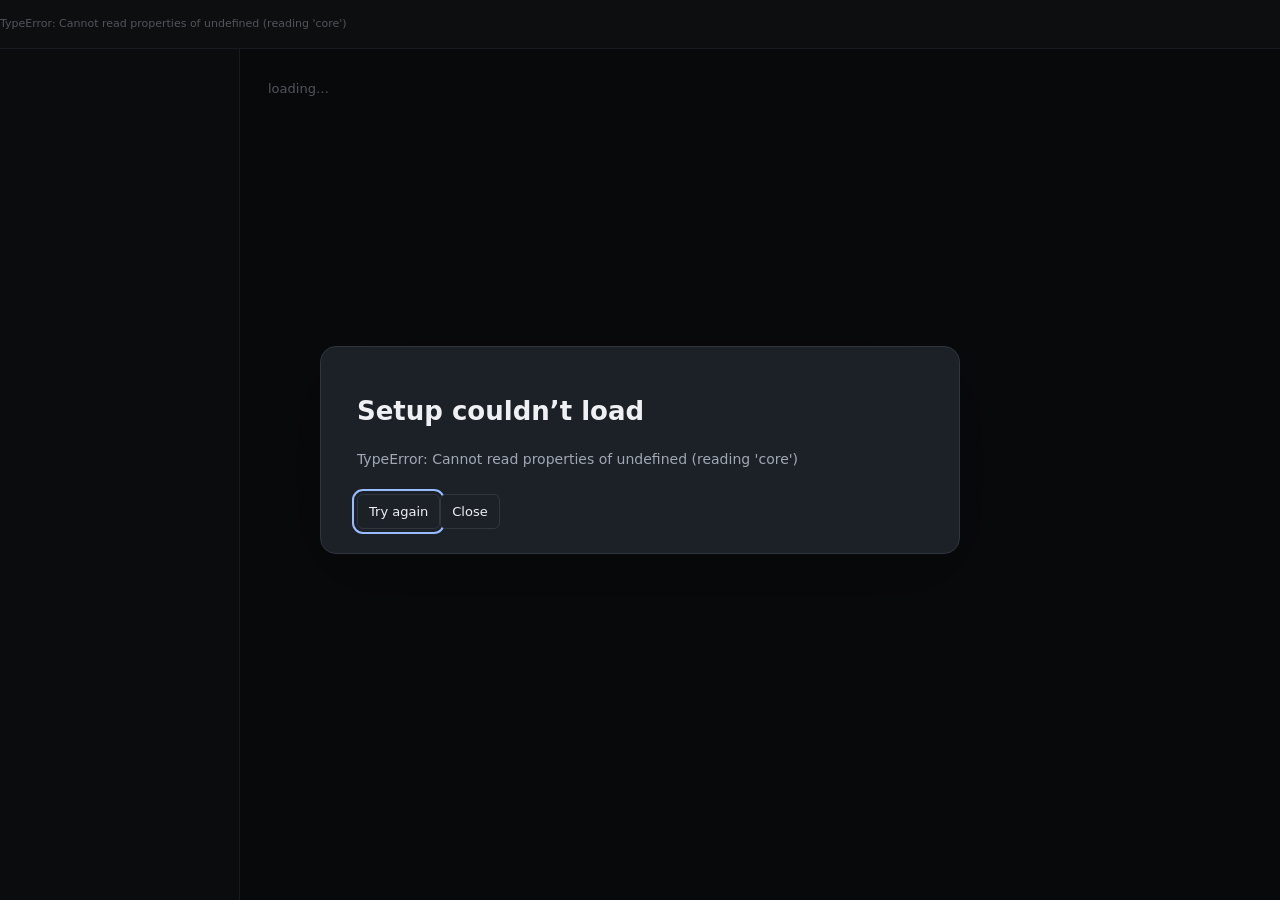
<file: tray/ui/index.html>
<!doctype html>
<html lang="en">
<head>
<meta charset="utf-8">
<title>autoTrim</title>
<meta name="viewport" content="width=device-width, initial-scale=1">
<meta name="color-scheme" content="dark">
<!-- Match the native window while the full stylesheet loads. -->
<style>html, body { background: #111317; color: #eef0f4; }</style>
<link rel="stylesheet" href="./styles.css">
<link rel="stylesheet" href="./onboarding-sites.css">
<link rel="stylesheet" href="./onboarding-cards.css">
</head>
<body>
<header id="head"><span class="muted">loading…</span></header>
<div class="body">
  <nav id="side" aria-label="autoTrim navigation"></nav>
  <main id="main"><span class="muted">loading…</span></main>
</div>
<div class="toast" id="toast" role="status"></div>
<dialog id="action-review" aria-labelledby="review-title" aria-describedby="review-description"></dialog>
<dialog id="onboarding" aria-labelledby="setup-title" aria-describedby="setup-description"></dialog>
<dialog id="domain-editor" aria-labelledby="domain-editor-title" aria-describedby="domain-editor-description"></dialog>
<dialog id="tab-preview" aria-labelledby="tab-preview-title" aria-describedby="tab-preview-description"></dialog>
<script type="module" src="./main.js"></script>
</body>
</html>
</file>
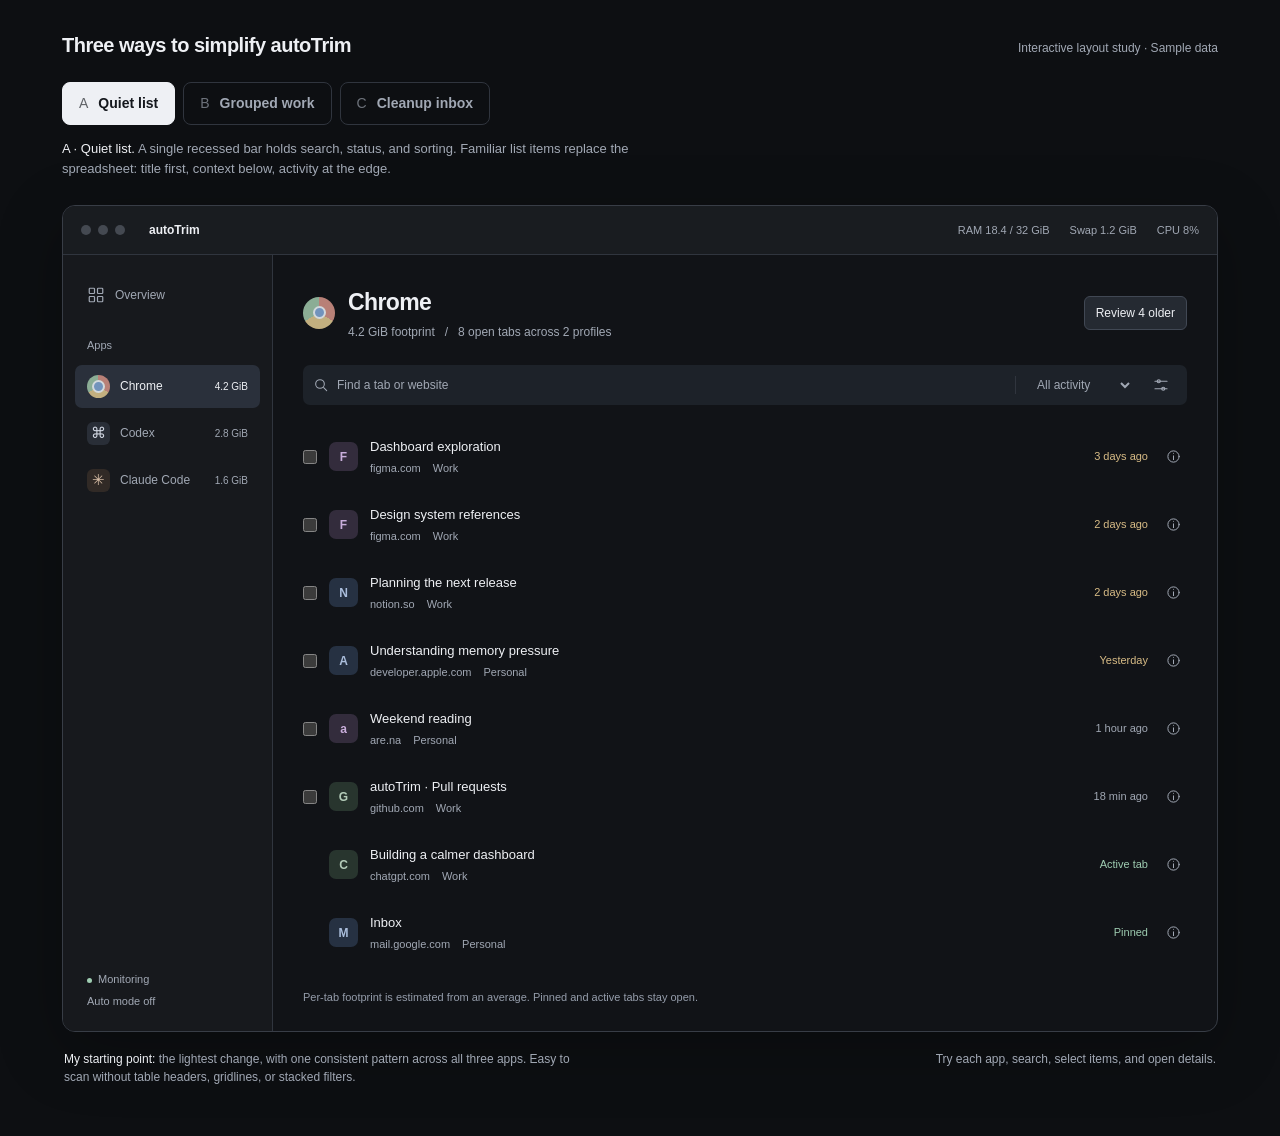
<file: docs/previews/layout-options.html>
<!doctype html>
<html lang="en">
<head>
<meta charset="utf-8">
<meta name="viewport" content="width=device-width,initial-scale=1">
<title>autoTrim · Layout explorations</title>
<style>
:root{color-scheme:dark;--canvas:#111317;--surface:#191c21;--raised:#22262d;--line:#30353e;--text:#eef0f4;--muted:#a1a8b4;--blue:#97bdff;--selected:#253650;--green:#9fcdb2;--amber:#d8bc86;font:14px/1.5 -apple-system,BlinkMacSystemFont,"Segoe UI",sans-serif}
*{box-sizing:border-box}body{margin:0;background:#0d0f12;color:var(--text)}button,input,select{font:inherit}button,select{cursor:pointer}button{color:inherit;background:none;border:0}button:disabled{opacity:.45;cursor:default}button,input,select,summary{outline-offset:4px}button:focus-visible,input:focus-visible,select:focus-visible,summary:focus-visible{outline:2px solid var(--blue)}[hidden]{display:none!important}svg{width:18px;height:18px;flex:none;vertical-align:middle;fill:none;stroke:currentColor;stroke-width:1.6;stroke-linecap:round;stroke-linejoin:round}.muted{color:var(--muted)}
.exploration{max-width:1220px;margin:auto;padding:30px 32px 50px}.intro{display:flex;align-items:baseline;justify-content:space-between;gap:20px}.intro h1{font-size:20px;letter-spacing:-.5px;margin:0}.intro p{font-size:12px;color:var(--muted);margin:0}.directions{display:flex;gap:8px;margin:22px 0 14px;flex-wrap:wrap}.directions button{padding:10px 16px;border:1px solid var(--line);border-radius:8px;color:var(--muted);text-align:left}.directions button[aria-pressed=true]{background:var(--text);border-color:var(--text);color:#14171c}.directions strong{font-weight:550}.directions span{margin-right:10px;opacity:.65}.description{min-height:46px;margin:0 0 20px;color:var(--muted);max-width:85ch;font-size:13px}.description b{color:var(--text);font-weight:500}
.window{border:1px solid #383d46;border-radius:13px;background:var(--canvas);overflow:hidden;box-shadow:0 18px 65px #0004}.window-head{height:49px;background:#191c20;border-bottom:1px solid var(--line);display:flex;align-items:center;padding:0 18px;gap:24px;font-size:11px;color:var(--muted)}.traffic{display:flex;gap:7px}.traffic i{width:10px;height:10px;border-radius:50%;background:#444951}.window-head strong{font-size:12px;font-weight:550;color:var(--text)}.window-head .machine{margin-left:auto;display:flex;gap:20px}.shell{display:flex;min-height:690px}.sidebar{background:#17191d;flex:0 0 210px;border-right:1px solid var(--line);padding:22px 12px;display:flex;flex-direction:column}.side-label{font-size:11px;color:var(--muted);margin:24px 12px 9px}.side-top{display:flex;align-items:center;gap:10px;color:var(--muted);padding:9px 12px;font-size:12px}.app-choice{display:flex;align-items:center;gap:10px;width:100%;padding:10px 12px;text-align:left;white-space:nowrap;border-radius:7px;color:var(--muted);margin:2px 0;font-size:12px}.app-choice[aria-pressed=true]{background:#2a303b;color:var(--text)}.app-choice .usage{margin-left:auto;font-size:10px;white-space:nowrap}.app-icon{width:23px;height:23px;display:grid;place-items:center;flex:none;border-radius:6px;font-size:15px;font-weight:550;background:#292e37;color:#d4dae5}.app-icon.chrome{border-radius:50%;background:conic-gradient(#b88077 0deg 120deg,#c2af7f 120deg 240deg,#8bad95 240deg);position:relative}.app-icon.chrome:after{content:"";width:9px;height:9px;background:#7293bc;border:2px solid #d2d8dc;border-radius:50%}.app-icon.claude{color:#d9bfa7;background:#312a26}.sidebar-foot{margin:auto 12px 0;padding-top:30px;font-size:11px;color:var(--muted)}.dot{width:5px;height:5px;border-radius:50%;background:var(--green);display:inline-block;margin-right:6px}.workspace{min-width:0;flex:1;padding:30px 30px 26px}.page-head{display:flex;align-items:center;gap:13px;margin-bottom:24px}.page-head .app-icon{width:32px;height:32px;font-size:22px}.page-head h2{font-size:23px;letter-spacing:-.6px;margin:0;font-weight:600}.page-head p{font-size:12px;color:var(--muted);margin:3px 0 0}.head-actions{margin-left:auto;display:flex;align-items:center;gap:8px}.button{border:1px solid #414854;padding:7px 11px;border-radius:6px;font-size:12px;white-space:nowrap;background:#252a32}.button:hover{background:#323945}.primary{background:#b8cef3;border-color:#b8cef3;color:#17243b}.primary:hover{background:#d3e2fc}.icon-button{padding:7px;border-radius:6px;color:var(--muted);display:inline-flex}.icon-button:hover{background:var(--raised);color:var(--text)}
.toolbar{display:flex;align-items:center;gap:12px;margin-bottom:18px;min-width:0}.search{display:flex;align-items:center;gap:8px;min-width:100px;flex:1;color:var(--muted)}.search svg{width:16px;height:16px}.search input{border:0;background:transparent;color:var(--text);padding:8px 0;width:100%;min-width:0;font-size:12px}.search input:focus{outline:none}.search:focus-within{outline:2px solid var(--blue);outline-offset:3px;border-radius:4px}input::placeholder{color:var(--muted)}.control{border:0;color:var(--muted);background:transparent;max-width:160px;font-size:12px;padding:6px 18px 6px 5px}select option{background:var(--raised);color:var(--text)}.search-divider{width:1px;height:18px;background:var(--line)}.options{position:relative}.options summary{list-style:none;cursor:pointer;padding:7px;display:flex;color:var(--muted);border-radius:6px}.options summary::-webkit-details-marker{display:none}.options[open] summary{background:var(--raised);color:var(--text)}.options-panel{position:absolute;right:0;top:38px;background:#242932;border:1px solid #48505d;border-radius:8px;padding:15px;width:230px;z-index:10;box-shadow:0 8px 30px #0006}.options-panel label{display:block;font-size:12px;color:var(--muted)}.options-panel label+label{margin-top:12px}.options-panel select{display:block;width:100%;max-width:none;border:1px solid #46505e;border-radius:4px;margin-top:5px;color:var(--text)}
.list{list-style:none;padding:0;margin:0}.item{display:flex;align-items:center;gap:12px;position:relative;min-width:0;padding:15px 4px}.item+.item{border-top:1px solid #242931}.item:hover{background:#1c2027}.item.checked{background:var(--selected)}.selection-space{width:14px;flex:none}.select-item{width:14px;height:14px;flex:none;margin:0;accent-color:var(--blue);cursor:pointer}.item-main{min-width:0;flex:1}.item-title{display:block;width:100%;padding:0;text-align:left;white-space:nowrap;overflow:hidden;text-overflow:ellipsis;font-size:13px;font-weight:500}.item-title:hover{color:var(--blue)}.item-meta{font-size:11px;color:var(--muted);display:flex;gap:12px;margin-top:4px;min-width:0}.item-meta .location{overflow:hidden;text-overflow:ellipsis;white-space:nowrap}.item-icon{width:29px;height:29px;display:grid;place-items:center;background:#252c36;color:#b8c3d6;border-radius:7px;font-size:12px;font-weight:600;flex:none}.item-icon.design{color:#c9aedb;background:#332c3c}.item-icon.docs{color:#abbedc;background:#263142}.item-icon.code{color:#b3cbb8;background:#28352e}.row-note{color:var(--muted);font-size:11px;flex:none;white-space:nowrap}.row-note.active{color:var(--green)}.row-note.stale{color:var(--amber)}.item-info{color:var(--muted);display:flex;padding:6px;flex:none;border-radius:5px}.item-info:hover{color:var(--text);background:var(--raised)}.item-info svg{width:15px;height:15px}.inline-detail{font-size:12px;color:var(--muted);padding:14px 18px;margin:0 0 8px;background:#20252d;border-radius:6px}.inline-detail p{margin:0 0 10px;max-width:76ch}.inline-detail p:last-child{margin-bottom:0}.inline-detail .button{margin-top:2px}.selection{display:flex;align-items:center;justify-content:space-between;gap:12px;position:sticky;bottom:12px;z-index:4;border:1px solid #486080;background:#26364b;border-radius:8px;padding:10px 13px;margin-top:18px;font-size:12px}.selection .actions{display:flex;gap:10px;align-items:center}.empty{padding:40px 10px;color:var(--muted);text-align:center}.footnote{font-size:11px;color:#959dab;margin:22px 0 0;max-width:76ch}.section-label{font-size:12px;font-weight:500;color:var(--muted);margin:23px 0 7px;display:flex;align-items:center;gap:10px}.section-label span{font-size:11px;color:var(--muted);font-weight:400}.section-label:after{content:"";height:1px;background:var(--line);flex:1}.selection-count{color:var(--muted);font-size:11px}.batch-hint{display:flex;align-items:center;justify-content:space-between;font-size:12px;color:var(--muted);margin:5px 0 12px}.batch-hint button{font-size:12px;color:var(--blue);padding:5px 0}.batch-hint strong{color:var(--text);font-weight:500}
/* A: one recessed command strip, then borderless rows. */
[data-design=quiet] .toolbar{padding:3px 10px;background:#1d2229;border-radius:7px;gap:12px}[data-design=quiet] .item{padding:14px 10px}[data-design=quiet] .list{margin:0 -10px}[data-design=quiet] .item+.item{border-top:0}[data-design=quiet] .item:hover{border-radius:7px}[data-design=quiet] .item.checked{border-radius:7px}[data-design=quiet] .row-note{font-size:11px}
/* B: grouped outlines, collapsed at the group level. */
[data-design=groups] .page-head{margin-bottom:18px}[data-design=groups] .toolbar{border-bottom:1px solid var(--line);padding-bottom:12px}[data-design=groups] .search{max-width:280px}[data-design=groups] .toolbar .spacer{flex:1}.group{margin:12px 0;border:1px solid #333a45;border-radius:9px;overflow:hidden}.group summary{cursor:pointer;list-style:none;display:flex;align-items:center;gap:10px;background:#1c2128;padding:13px 15px;font-size:13px}.group summary::-webkit-details-marker{display:none}.group summary:before{content:"›";font-size:18px;color:var(--muted)}.group[open] summary:before{transform:rotate(90deg)}.group summary .group-count{margin-left:auto;font-size:11px;color:var(--muted)}.group .list{padding:3px 14px}.group .item-icon{display:none}.group .item{padding:13px 0}.group .inline-detail{margin-top:3px}.group summary strong{font-weight:500}.group .item-title{font-size:12px}
/* C: cleanup is a queue, with active work in a separate view. */
[data-design=inbox] .page-head{margin-bottom:20px}.inbox-controls{display:flex;align-items:center;gap:18px;border-bottom:1px solid var(--line);margin:0 0 22px;flex-wrap:wrap}.segments{display:flex;gap:24px;flex:none}.segments button{padding:11px 0 12px;color:var(--muted);border-bottom:2px solid transparent;font-size:12px}.segments button[aria-pressed=true]{color:var(--text);border-color:var(--blue)}.segments .count{display:inline-block;font-size:10px;color:var(--muted);margin-left:5px}.inbox-controls .search{margin-left:auto;max-width:180px}.queue-intro{margin-bottom:12px;display:flex;align-items:center;justify-content:space-between;gap:18px}.queue-intro h3{font-size:16px;font-weight:550;margin:0}.queue-intro p{font-size:12px;color:var(--muted);margin:3px 0 0}.queue-list{padding:0 0 0 17px;border-left:1px solid #414853}.queue-list .item{padding:17px 8px}.queue-list .item:before{content:"";position:absolute;left:-21px;top:26px;width:7px;height:7px;border-radius:50%;background:#7e8eaa;box-shadow:0 0 0 5px var(--canvas)}.queue-list .item+.item{border:0}.queue-list .row-note{color:var(--amber)}.queue-list .item-meta{margin-top:7px}.queue-list .item-icon{display:none}.queue-list .item.checked{border-radius:6px}.queue-list .item-title{font-size:14px}.queue-list .selection-space{display:none}.queue-list .select-item{order:4}.queue-list .item-info{order:5}.queue-list .item-main{order:1}.queue-list .row-note{order:2;margin-right:8px}
.design-notes{display:flex;justify-content:space-between;gap:24px;font-size:12px;color:var(--muted);margin:18px 2px 0}.design-notes p{margin:0;max-width:80ch}.design-notes b{font-weight:500;color:var(--text)}dialog{width:min(500px,calc(100% - 32px));background:#20252d;border:1px solid #4d5766;border-radius:12px;color:var(--text);padding:25px}dialog::backdrop{background:#0009}dialog h2{font-size:19px;margin:0 0 10px}dialog p,dialog ul{font-size:13px;color:var(--muted)}dialog ul{padding-left:20px;max-height:35vh;overflow:auto}dialog footer{display:flex;justify-content:flex-end;gap:10px;margin-top:20px}.prototype-label{font-size:11px;color:var(--amber);margin-bottom:12px}.sr-only{position:absolute;width:1px;height:1px;padding:0;margin:-1px;overflow:hidden;clip:rect(0,0,0,0);white-space:nowrap;border:0}
@media(min-width:1400px){.exploration{padding-top:42px}.shell{min-height:720px}.workspace{padding:34px 38px}}
@media(max-width:850px){.exploration{padding:20px 16px}.sidebar{flex-basis:155px;padding-inline:8px}.app-choice{padding-inline:8px;gap:7px}.app-choice .usage{display:none}.workspace{padding:24px 20px}.head-actions .button{max-width:125px;white-space:normal}.toolbar{gap:8px}.intro{align-items:flex-start;flex-direction:column;gap:5px}.window-head .machine{gap:10px}.inbox-controls{gap:8px}.inbox-controls .search{max-width:none;flex-basis:100%}.queue-intro{align-items:flex-start}.row-note{font-size:10px}.item{gap:9px}}
@media(max-width:620px){.exploration{padding:16px 10px 30px}.directions{gap:5px}.directions button{padding:8px 10px;font-size:12px}.directions span{margin-right:4px}.description{font-size:12px}.window{border-radius:9px}.window-head{padding:0 12px;gap:12px;height:42px}.window-head .machine span:not(:first-child){display:none}.shell{display:block;min-height:0}.sidebar{padding:8px;border-right:0;border-bottom:1px solid var(--line);display:flex;flex-direction:row;gap:4px}.side-label,.side-top,.sidebar-foot{display:none}.app-choice{width:auto;flex:1;justify-content:center;font-size:11px;margin:0;padding:8px 5px}.app-choice .app-icon{width:19px;height:19px;font-size:12px}.workspace{padding:22px 16px}.page-head{gap:10px;flex-wrap:wrap}.page-head h2{font-size:20px}.head-actions{margin-left:auto}.page-head p{font-size:11px}.page-head .app-icon{display:none}.toolbar{flex-wrap:wrap}.toolbar .search{flex-basis:100%}.toolbar .search-divider{display:none}.toolbar .control{flex:1;max-width:none}.item{gap:8px}.item-icon{display:none}.item-title{font-size:12px}.item-meta{gap:7px;font-size:10px}.row-note{max-width:70px;white-space:normal;text-align:right}.item-info{padding:5px}.selection{flex-wrap:wrap;bottom:7px}.selection .actions{margin-left:auto}.design-notes{display:block}.design-notes p+p{margin-top:8px}.group summary{padding:12px}.group .list{padding:0 10px}.group .item{gap:6px}.queue-intro{flex-wrap:wrap;gap:10px}.segments{gap:18px}.queue-list .item-title{font-size:13px}}
</style>
</head>
<body>
<div class="exploration">
  <div class="intro"><h1>Three ways to simplify autoTrim</h1><p>Interactive layout study · Sample data</p></div>
  <div class="directions" role="group" aria-label="Layout direction">
    <button data-direction="quiet" aria-pressed="true"><span>A</span><strong>Quiet list</strong></button>
    <button data-direction="groups" aria-pressed="false"><span>B</span><strong>Grouped work</strong></button>
    <button data-direction="inbox" aria-pressed="false"><span>C</span><strong>Cleanup inbox</strong></button>
  </div>
  <p class="description" id="description"></p>
  <div class="window">
    <div class="window-head"><div class="traffic" aria-hidden="true"><i></i><i></i><i></i></div><strong>autoTrim</strong><div class="machine"><span>RAM 18.4 / 32 GiB</span><span>Swap 1.2 GiB</span><span>CPU 8%</span></div></div>
    <div class="shell">
      <nav class="sidebar" aria-label="Preview app">
        <div class="side-top"><svg viewBox="0 0 24 24"><rect x="3" y="3" width="7" height="7" rx="1"/><rect x="14" y="3" width="7" height="7" rx="1"/><rect x="3" y="14" width="7" height="7" rx="1"/><rect x="14" y="14" width="7" height="7" rx="1"/></svg>Overview</div>
        <div class="side-label">Apps</div>
        <button class="app-choice" data-app="chrome" aria-pressed="true"><span class="app-icon chrome" aria-hidden="true"></span>Chrome<span class="usage">4.2 GiB</span></button>
        <button class="app-choice" data-app="codex" aria-pressed="false"><span class="app-icon" aria-hidden="true">⌘</span>Codex<span class="usage">2.8 GiB</span></button>
        <button class="app-choice" data-app="claude" aria-pressed="false"><span class="app-icon claude" aria-hidden="true">✳</span>Claude Code<span class="usage">1.6 GiB</span></button>
        <div class="sidebar-foot"><span class="dot"></span>Monitoring<br><span style="display:block;margin-top:5px">Auto mode off</span></div>
      </nav>
      <main class="workspace" data-design="quiet" id="workspace"></main>
    </div>
  </div>
  <div class="design-notes"><p id="design-note"></p><p>Try each app, search, select items, and open details.</p></div>
</div>
<dialog id="review" aria-labelledby="review-title"><div class="prototype-label">Layout preview</div><h2 id="review-title">Review selected items</h2><p id="review-description"></p><ul id="review-items"></ul><footer><button class="button" id="cancel-review">Back</button><button class="button primary" id="finish-review">Done</button></footer></dialog>
<script>
const icons={search:'<circle cx="10.5" cy="10.5" r="6.5"/><path d="m16 16 4.5 4.5"/>',options:'<path d="M4 7h16M4 17h16"/><circle cx="9" cy="7" r="2"/><circle cx="15" cy="17" r="2"/>',info:'<circle cx="12" cy="12" r="9"/><path d="M12 11v6M12 7h.01"/>',close:'<path d="m6 6 12 12M6 18 18 6"/>'};
const svg=name=>`<svg viewBox="0 0 24 24" aria-hidden="true">${icons[name]}</svg>`;
const esc=s=>String(s).replace(/[&<>"']/g,c=>({'&':'&amp;','<':'&lt;','>':'&gt;','"':'&quot;',"'":'&#39;'}[c]));
const data={
chrome:{name:'Chrome',memory:'4.2 GiB',summary:'8 open tabs across 2 profiles',noun:'tab',placeholder:'Find a tab or website',note:'Per-tab footprint is estimated from an average. Pinned and active tabs stay open.',rows:[
{id:1,title:'Dashboard exploration',location:'figma.com',group:'figma.com',profile:'Work',mark:'F',tone:'design',age:'3 days ago',hours:72,state:'stale',memory:'≈ 380 MiB'},
{id:2,title:'Design system references',location:'figma.com',group:'figma.com',profile:'Work',mark:'F',tone:'design',age:'2 days ago',hours:48,state:'stale',memory:'≈ 380 MiB'},
{id:3,title:'Planning the next release',location:'notion.so',group:'notion.so',profile:'Work',mark:'N',tone:'docs',age:'2 days ago',hours:44,state:'stale',memory:'≈ 380 MiB'},
{id:4,title:'Understanding memory pressure',location:'developer.apple.com',group:'developer.apple.com',profile:'Personal',mark:'A',tone:'docs',age:'Yesterday',hours:26,state:'stale',memory:'≈ 380 MiB'},
{id:5,title:'autoTrim · Pull requests',location:'github.com',group:'github.com',profile:'Work',mark:'G',tone:'code',age:'18 min ago',hours:.3,state:'recent',memory:'≈ 380 MiB'},
{id:6,title:'Building a calmer dashboard',location:'chatgpt.com',group:'chatgpt.com',profile:'Work',mark:'C',tone:'code',age:'Active tab',hours:0,state:'active',memory:'≈ 380 MiB',protected:true},
{id:7,title:'Inbox',location:'mail.google.com',group:'mail.google.com',profile:'Personal',mark:'M',tone:'docs',age:'Pinned',hours:0,state:'active',memory:'≈ 380 MiB',protected:true},
{id:8,title:'Weekend reading',location:'are.na',group:'are.na',profile:'Personal',mark:'a',tone:'design',age:'1 hour ago',hours:1,state:'recent',memory:'≈ 380 MiB'}]},
codex:{name:'Codex',memory:'2.8 GiB',summary:'3 loaded tasks and 2 terminal sessions',noun:'item',placeholder:'Find a task or project',note:'Loaded tasks share the Codex app backend; their individual memory usage is unavailable. Close these tasks in Codex.',rows:[
{id:11,title:'Refresh the dashboard layout',location:'autoTrim',group:'autoTrim',profile:'Codex app',mark:'a',tone:'code',age:'Working now',hours:0,state:'active',memory:'Shared backend',protected:true},
{id:12,title:'Investigate background memory growth',location:'autoTrim',group:'autoTrim',profile:'Codex app',mark:'a',tone:'code',age:'Idle for 8 hours',hours:8,state:'stale',memory:'Shared backend',protected:true},
{id:13,title:'Review launch checklist',location:'hometown',group:'hometown',profile:'Codex app',mark:'h',tone:'design',age:'Idle for 3 hours',hours:3,state:'recent',memory:'Shared backend',protected:true},
{id:14,title:'Prototype the account settings',location:'hometown',group:'hometown',profile:'Terminal',mark:'h',tone:'design',age:'Idle for 2 days',hours:48,state:'stale',memory:'410 MiB'},
{id:15,title:'Audit the release script',location:'autoTrim',group:'autoTrim',profile:'Terminal',mark:'a',tone:'code',age:'Idle for 19 hours',hours:19,state:'stale',memory:'290 MiB'}]},
claude:{name:'Claude Code',memory:'1.6 GiB',summary:'6 sessions across 3 projects',noun:'session',placeholder:'Find a session or project',note:'Active sessions stay open. Closing a session keeps its transcript; available resume commands are saved in Actions.',rows:[
{id:21,title:'Simplify the onboarding flow',location:'hometown',group:'hometown',profile:'Terminal',mark:'h',tone:'design',age:'Idle for 2 days',hours:48,state:'stale',memory:'420 MiB'},
{id:22,title:'Review notification delivery',location:'autoTrim',group:'autoTrim',profile:'Terminal',mark:'a',tone:'code',age:'Idle for 21 hours',hours:21,state:'stale',memory:'340 MiB'},
{id:23,title:'Explore the settings architecture',location:'autoTrim',group:'autoTrim',profile:'VS Code',mark:'a',tone:'code',age:'Idle for 9 hours',hours:9,state:'stale',memory:'280 MiB'},
{id:24,title:'Add billing integration tests',location:'studio',group:'studio',profile:'Terminal',mark:'s',tone:'docs',age:'Working now',hours:0,state:'active',memory:'260 MiB',protected:true},
{id:25,title:'Polish the invitation email',location:'hometown',group:'hometown',profile:'VS Code',mark:'h',tone:'design',age:'Idle for 40 min',hours:.67,state:'recent',memory:'190 MiB'},
{id:26,title:'Fix the preview build',location:'studio',group:'studio',profile:'Terminal',mark:'s',tone:'docs',age:'Working now',hours:0,state:'active',memory:'150 MiB',protected:true}]}
};
const descriptions={quiet:'<b>A · Quiet list.</b> A single recessed bar holds search, status, and sorting. Familiar list items replace the spreadsheet: title first, context below, activity at the edge.',groups:'<b>B · Grouped work.</b> Tabs live under websites; sessions live under projects. Search appears when you need it. Each group opens independently, and secondary controls share one small menu.',inbox:'<b>C · Cleanup inbox.</b> Open straight into eligible older items. One navigation line switches between cleanup, everything, and active work, with a small search at the end.'};
const notes={quiet:'<b>My starting point:</b> the lightest change, with one consistent pattern across all three apps. Easy to scan without table headers, gridlines, or stacked filters.',groups:'<b>Best for context:</b> makes a busy browser or several projects easier to understand. More disclosure clicks, but fewer unrelated items competing for attention.',inbox:'<b>Best for a quick cleanup:</b> brings the next decision forward. Browsing everything is one click away; protected tasks never enter the cleanup queue.'};
let app='chrome',design='quiet',filter='all',query='',sort='oldest',scope='all',selected=new Set(),expanded=null,searchOpen=false;
const workspace=document.getElementById('workspace');
const eligible=r=>!r.protected;
function visible(){let rows=data[app].rows.filter(r=>(scope==='all'||r.profile===scope)&&(!query||`${r.title} ${r.location} ${r.profile}`.toLowerCase().includes(query.toLowerCase()))&&(filter==='all'||filter==='cleanup'&&r.state==='stale'&&eligible(r)||filter==='stale'&&r.state==='stale'||filter==='active'&&r.state==='active'));return rows.sort((a,b)=>sort==='name'?a.title.localeCompare(b.title):sort==='recent'?a.hours-b.hours:b.hours-a.hours)}
function search(){return `<label class="search">${svg('search')}<input type="search" id="search" aria-label="${data[app].placeholder}" placeholder="${data[app].placeholder}" value="${esc(query)}"></label>`}
function status(){return `<select class="control" data-filter aria-label="Filter by activity">${[['all','All activity'],['stale','Older items'],['active','Active']].map(([v,l])=>`<option value="${v}" ${filter===v?'selected':''}>${l}</option>`).join('')}</select>`}
function sorting(){return `<select class="control" data-sort aria-label="Sort items">${[['oldest','Oldest first'],['recent','Recent first'],['name','Name A–Z']].map(([v,l])=>`<option value="${v}" ${sort===v?'selected':''}>${l}</option>`).join('')}</select>`}
function options(){return `<details class="options"><summary aria-label="View options" title="View options">${svg('options')}</summary><div class="options-panel"><label>Order${sorting()}</label><label>${app==='chrome'?'Profile':'Host'}<select class="control" data-scope>${['all',...new Set(data[app].rows.map(r=>r.profile))].map(v=>`<option value="${esc(v)}" ${scope===v?'selected':''}>${v==='all'?'All':esc(v)}</option>`).join('')}</select></label></div></details>`}
function item(r){return `<li><div class="item ${selected.has(r.id)?'checked':''}">${eligible(r)?`<input class="select-item" type="checkbox" data-select="${r.id}" aria-label="Select ${esc(r.title)}" ${selected.has(r.id)?'checked':''}>`:'<span class="selection-space" aria-hidden="true"></span>'}<span class="item-icon ${r.tone}" aria-hidden="true">${r.mark}</span><div class="item-main"><button class="item-title" data-details="${r.id}" aria-expanded="${expanded===r.id}">${esc(r.title)}</button><div class="item-meta"><span class="location">${esc(r.location)}</span><span>${esc(r.profile)}</span>${design==='inbox'?`<span>${esc(r.memory)}</span>`:''}</div></div><span class="row-note ${r.state}">${esc(r.age)}</span><button class="item-info" data-details="${r.id}" aria-label="Details for ${esc(r.title)}" aria-expanded="${expanded===r.id}">${svg('info')}</button></div>${expanded===r.id?`<div class="inline-detail"><p>${esc(r.memory)} ${r.memory==='Shared backend'?'— individual task usage is unavailable.':'footprint.'} ${r.protected?(app==='codex'?'This task is managed by the Codex app.':'This tab or session is protected.'):'This item can be reviewed for closing.'}</p>${eligible(r)?`<button class="button" data-review-one="${r.id}">Review ${app==='chrome'?'tab':'session'}</button>`:`<p>${app==='codex'?'Manage loaded tasks in Codex.':r.age==='Pinned'?'Pinned tabs stay open.':'Active work stays open.'}</p>`}</div>`:''}</li>`}
function render(){const d=data[app],rows=visible(),reviewable=rows.filter(r=>eligible(r)&&r.state==='stale'),cleanup=d.rows.filter(r=>eligible(r)&&r.state==='stale');selected=new Set([...selected].filter(id=>rows.some(r=>r.id===id&&eligible(r))));workspace.dataset.design=design;
document.getElementById('description').innerHTML=descriptions[design];document.getElementById('design-note').innerHTML=notes[design];
document.querySelectorAll('[data-direction]').forEach(b=>b.setAttribute('aria-pressed',b.dataset.direction===design));document.querySelectorAll('[data-app]').forEach(b=>b.setAttribute('aria-pressed',b.dataset.app===app));
let headActions=design==='groups'?`<button class="icon-button" data-search-toggle aria-label="${searchOpen?'Hide':'Show'} search" aria-expanded="${searchOpen}">${svg(searchOpen?'close':'search')}</button>${options()}`:design==='quiet'?`<button class="button" data-review-older ${reviewable.length?'':'disabled'}>Review ${reviewable.length} older</button>`:'';
let html=`<div class="page-head"><span class="app-icon ${app==='chrome'?'chrome':app==='claude'?'claude':''}" aria-hidden="true">${app==='chrome'?'':app==='codex'?'⌘':'✳'}</span><div><h2>${d.name}</h2><p>${d.memory} footprint &nbsp; / &nbsp; ${d.summary}</p></div><div class="head-actions">${headActions}</div></div>`;
if(design==='quiet')html+=`<div class="toolbar">${search()}<span class="search-divider"></span>${status()}${options()}</div>`;
if(design==='groups')html+=`<div class="toolbar">${searchOpen?search():`<span class="selection-count">${new Set(rows.map(r=>r.group)).size} ${app==='chrome'?'websites':'projects'}</span>`}<span class="spacer"></span>${status()}</div>`;
if(design==='inbox'){html+=`<div class="inbox-controls"><div class="segments" role="group" aria-label="View">${[['cleanup','To review',cleanup.length],['all','All',d.rows.length],['active','Active',d.rows.filter(r=>r.state==='active').length]].map(([v,l,n])=>`<button data-inbox="${v}" aria-pressed="${filter===v}">${l}<span class="count">${n}</span></button>`).join('')}</div>${search()}${options()}</div><div class="queue-intro"><div><h3>${filter==='cleanup'?'Ready for a look':filter==='active'?'Work in progress':'Your current workload'}</h3><p>${filter==='cleanup'?'Older items you can close after a review.':filter==='active'?'Active work stays protected.':'Older and recent items, together.'}</p></div>${filter==='cleanup'&&rows.length?'<button class="button" data-select-visible>Select all</button>':''}</div>`;}
if(!rows.length)html+='<p class="empty">No matching items. Try a different search or activity filter.</p>';
else if(design==='groups'){for(const group of [...new Set(rows.map(r=>r.group))]){const entries=rows.filter(r=>r.group===group);html+=`<details class="group" open data-group="${esc(group)}"><summary><strong>${esc(group)}</strong><span class="group-count">${entries.length} ${app==='chrome'?'tabs':'items'}</span></summary><ul class="list">${entries.map(item).join('')}</ul></details>`;}}
else html+=`<ul class="list ${design==='inbox'?'queue-list':''}">${rows.map(item).join('')}</ul>`;
html+=`<div id="selection-slot"></div><p class="footnote">${d.note}</p>`;workspace.innerHTML=html;renderSelection();}
function renderSelection(){const slot=document.getElementById('selection-slot');slot.innerHTML=selected.size?`<div class="selection" role="status"><span>${selected.size} selected</span><div class="actions"><button data-clear>Clear</button><button class="button primary" data-review-selected>Review selected</button></div></div>`:'';workspace.querySelectorAll('[data-select]').forEach(el=>{el.checked=selected.has(+el.dataset.select);el.closest('.item').classList.toggle('checked',el.checked)})}
function refreshPreserving(){const focused=document.activeElement,searchFocused=focused?.id==='search',detailId=focused?.dataset.details;const groups=[...workspace.querySelectorAll('.group')].filter(el=>!el.open).map(el=>el.dataset.group);render();for(const g of workspace.querySelectorAll('.group'))if(groups.includes(g.dataset.group))g.open=false;if(searchFocused)document.getElementById('search')?.focus({preventScroll:true});else if(detailId)workspace.querySelector(`[data-details="${detailId}"]`)?.focus({preventScroll:true})}
function review(rows){if(!rows.length)return;document.getElementById('review-description').textContent=`${rows.length} ${rows.length===1?'item':'items'} would be reviewed here. This preview does not close anything or connect to your apps.`;document.getElementById('review-items').innerHTML=rows.map(r=>`<li>${esc(r.title)}</li>`).join('');document.getElementById('review').showModal()}
document.addEventListener('click',e=>{const b=e.target.closest('button');if(!b)return;if(b.dataset.direction){design=b.dataset.direction;filter=design==='inbox'?'cleanup':'all';query='';scope='all';selected.clear();expanded=null;searchOpen=false;render();return}if(b.dataset.app){app=b.dataset.app;filter=design==='inbox'?'cleanup':'all';query='';scope='all';selected.clear();expanded=null;render();return}if(b.hasAttribute('data-search-toggle')){searchOpen=!searchOpen;if(!searchOpen)query='';render();if(searchOpen)document.getElementById('search').focus()}if(b.dataset.details){expanded=expanded===+b.dataset.details?null:+b.dataset.details;refreshPreserving()}if(b.dataset.inbox){filter=b.dataset.inbox;selected.clear();render()}if(b.hasAttribute('data-select-visible')){visible().filter(eligible).forEach(r=>selected.add(r.id));renderSelection()}if(b.hasAttribute('data-clear')){selected.clear();renderSelection()}if(b.hasAttribute('data-review-selected'))review(visible().filter(r=>selected.has(r.id)));if(b.hasAttribute('data-review-older'))review(visible().filter(r=>eligible(r)&&r.state==='stale'));if(b.dataset.reviewOne)review(data[app].rows.filter(r=>r.id===+b.dataset.reviewOne&&eligible(r)))});
workspace.addEventListener('input',e=>{if(e.target.id==='search'){query=e.target.value;refreshPreserving()}});
workspace.addEventListener('change',e=>{const el=e.target;if(el.dataset.select){el.checked?selected.add(+el.dataset.select):selected.delete(+el.dataset.select);renderSelection();return}if(el.hasAttribute('data-filter'))filter=el.value;if(el.hasAttribute('data-sort'))sort=el.value;if(el.hasAttribute('data-scope'))scope=el.value;render()});
document.getElementById('cancel-review').onclick=()=>document.getElementById('review').close();document.getElementById('finish-review').onclick=()=>document.getElementById('review').close();
render();
</script>
</body>
</html>
</file>
<file: tray/ui/styles.css>
:root {
    color-scheme: dark;
    font: 13px/1.5 -apple-system, "SF Pro Text", "Segoe UI", system-ui, sans-serif;
    --bg: #111317; --chrome: #191c20; --side: #17191d; --card: #1c2128; --line: #30353e; --fg: #eef0f4; --muted: #a1a8b4; --faint: #959dab;
    --accent: #97bdff; --button: #b8cef3; --on-accent: #17243b; --blue: #97bdff; --med: #d8bc86; --danger: #e5a4a8; --high: #e5a4a8; --low: #a1a8b4; --soft: #222e40; --amber-soft: #322d23;
    --good: #9fcdb2; --good-soft: #23332b; --danger-soft: #3a272b;
    --row-alt: #15181d; --row-hover: #1c2027; --table-head: #191c21; --group-head: #1c2128; --table-line: #242931;
    --hover: #22262d; --sel: #253650; --barbg: #353c47; --k-agent: #c5cbd3; --k-browser: #9fa9b5; --k-app: #7f8b99; --k-other: #626d7a;
  }
  * { box-sizing: border-box; }
  html, body { height: 100%; }
  body { margin: 0; background: var(--bg); color: var(--fg); display: flex; flex-direction: column; overflow: hidden; }
  a { color: inherit; text-decoration: none; }
  button { font: inherit; padding: 7px 11px; border-radius: 6px; border: 1px solid var(--line); background: var(--card); color: var(--fg); cursor: pointer; white-space: nowrap; }
  button:hover { background: var(--hover); border-color: var(--line); }
  button.confirm { border-color: var(--danger); color: var(--danger); }
  button.primary { border-color: var(--button); background: var(--button); color: var(--on-accent); }
  button.primary:hover { filter: brightness(1.12); }
  button[disabled] { opacity: .45; cursor: default; }
  input, select { font: inherit; padding: 7px 10px; border-radius: 8px; border: 1px solid var(--line); background: var(--card); color: var(--fg); }
  input::placeholder { color: var(--muted); opacity: 1; }
  .icon { width: 16px; height: 16px; display: inline-block; vertical-align: -3px; flex: none; }
  .app-icon { width: 20px; height: 20px; display: inline-flex; align-items: center; justify-content: center; flex: none; color: var(--muted); }
  .app-icon img { display: block; width: 100%; height: 100%; object-fit: contain; }
  main h1 .app-icon { width: 28px; height: 28px; }
  main h1 .app-icon .icon { width: 24px; height: 24px; }
  .muted { color: var(--muted); } .faint { color: var(--faint); }
  .num { text-align: right; font-variant-numeric: tabular-nums; white-space: nowrap; }


  header { position: relative; flex: none; min-height: 49px; padding: 0 20px 0 0; border-bottom: 1px solid var(--line); display: flex; gap: 24px; align-items: center; background: var(--chrome); font-size: 11px; }
  .app-brand { align-self: stretch; width: 240px; flex: none; display: flex; align-items: center; gap: 9px; padding: 0 20px; border-right: 1px solid var(--line); font-size: 13px; font-weight: 550; letter-spacing: -.2px; }
  .brand-mark { display: block; width: 28px; height: 28px; object-fit: contain; flex: none; }
  header .mem { flex: none; min-width: 0; }
  header .mem summary { display: flex; align-items: center; gap: 8px; min-height: 28px; padding: 0 3px; border-radius: 4px; cursor: pointer; list-style: none; white-space: nowrap; font-variant-numeric: tabular-nums; }
  header .mem summary::-webkit-details-marker { display: none; }
  header .mem summary:hover { background: var(--hover); }
  header b { font-weight: 500; }
  header .meter { width: 74px; height: 4px; margin-left: 2px; border-radius: 3px; background: var(--barbg); overflow: hidden; display: flex; flex: none; }
  header .meter i { display: block; height: 100%; }
  header .meter .used { background: var(--k-browser); } header .meter .comp { background: var(--k-agent); }
  header .memory-chevron { width: 6px; height: 6px; margin: -3px 3px 0; border-right: 1px solid var(--muted); border-bottom: 1px solid var(--muted); transform: rotate(45deg); }
  header .mem[open] .memory-chevron { transform: rotate(225deg); margin-top: 3px; }
  header .memory-detail { position: absolute; top: calc(100% + 5px); left: 260px; z-index: 5; display: flex; flex-wrap: wrap; gap: 7px 18px; width: max-content; max-width: calc(100% - 280px); padding: 12px 14px; border: 1px solid var(--line); border-radius: 7px; background: var(--card); color: var(--muted); font-size: 12px; box-shadow: 0 5px 18px #0002; }
  header .memory-detail b { color: var(--fg); }
  header .memory-system { flex-basis: 100%; font-size: 11px; }
  header .stat { display: flex; align-items: baseline; gap: 6px; white-space: nowrap; font-variant-numeric: tabular-nums; }
  header .stat span { color: var(--muted); }
  header .sync { margin-left: auto; display: flex; align-items: center; gap: 6px; }
  header .sync .txt { color: var(--muted); font-size: 11px; white-space: nowrap; font-variant-numeric: tabular-nums; }
  header .sync button { display: inline-flex; align-items: center; justify-content: center; width: 28px; height: 28px; padding: 5px; border-color: transparent; background: transparent; color: var(--muted); }
  header .sync button:hover { background: var(--hover); }
  header .sync button .icon { width: 14px; height: 14px; }
  header .sync button.busy .icon { animation: spin 1s linear infinite; }
  @keyframes spin { to { transform: rotate(360deg); } }

  .body { flex: 1; display: flex; min-height: 0; }

  nav { width: 240px; flex: none; overflow: hidden; background: var(--side); border-right: 1px solid var(--line); padding: 16px 10px; display: flex; flex-direction: column; }
  .nav-primary { flex: none; }
  /* Keep overlay scrollbars clear of the rows as well as reserving native gutters. */
  .nav-holders { flex: 1; min-height: 0; overflow-y: auto; margin-bottom: 14px; padding-right: 9px; scrollbar-gutter: stable; }
  nav h3 { font-size: 11px; text-transform: none; letter-spacing: 0; color: var(--muted); margin: 25px 10px 8px; font-weight: 500; display: flex; justify-content: space-between; gap: 6px; }
  nav .item { position: relative; display: grid; grid-template-columns: minmax(0, 1fr) auto; grid-template-areas: "name mem"; column-gap: 9px; row-gap: 3px; align-items: center; padding: 9px 10px; border-radius: 7px; cursor: pointer; }
  nav .item:hover { background: var(--hover); }
  .nav-holders .item { grid-template-columns: 30px minmax(0, 1fr) auto; grid-template-areas: "icon name mem"; column-gap: 9px; padding-block: 11px; }
  .nav-holders .app-icon { grid-area: icon; width: 30px; height: 30px; }
  .nav-holders .app-icon .icon { width: 24px; height: 24px; padding: 3px; border-radius: 6px; background: #292e37; color: #d4dae5; }
  nav .item.sel { background: #2a303b; color: var(--fg); }

  nav .item.sel .name { font-weight: 500; }
  nav .item .name { grid-area: name; overflow: hidden; text-overflow: ellipsis; white-space: nowrap; }
  nav .item .cnt { grid-area: cnt; color: var(--muted); font-size: 11px; white-space: nowrap; line-height: 1.2; overflow: hidden; text-overflow: ellipsis; }
  nav .item .mem { grid-area: mem; font-variant-numeric: tabular-nums; white-space: nowrap; text-align: right; color: var(--muted); font-size: 10px; }
  nav .item.sel .mem { color: var(--muted); }
  nav .item.plain { grid-template-columns: 16px minmax(0, 1fr) auto; grid-template-areas: "icon name mem"; padding: 8px 10px; border-radius: 8px; }
  nav .item.plain .icon { grid-area: icon; color: var(--muted); }
  nav .item.plain.sel .icon { color: var(--fg); }
  nav .item.plain .name { font-size: 12px; }
  nav .item.plain .mem { color: var(--muted); font-size: 12px; }
  nav .badge { background: transparent; color: var(--muted); border-radius: 9px; padding: 0 6px; font-size: 11px; font-weight: 600; }
  nav .more { display: block; padding: 8px 9px; border-radius: 6px; color: var(--muted); cursor: pointer; }

  main { flex: 1; overflow-y: auto; padding: 30px 30px 38px; min-width: 0; }
  main h1 { font-size: 23px; margin: 0; font-weight: 600; letter-spacing: -.35px; display: flex; align-items: center; gap: 10px; flex-wrap: wrap; }
  main h1 .pill { font-size: 10px; font-weight: 600; text-transform: none; letter-spacing: 0; padding: 2px 7px; border-radius: 9px; background: var(--soft); color: var(--muted); letter-spacing: 0; }
  .sub { max-width: 90ch; color: var(--muted); font-size: 12px; margin: 5px 0 22px; display: flex; gap: 14px; flex-wrap: wrap; }
  .sub b { color: var(--fg); font-weight: 600; font-variant-numeric: tabular-nums; }
  h2 { font-size: 13px; text-transform: none; letter-spacing: 0; color: var(--fg); margin: 23px 0 10px; font-weight: 600; display: flex; align-items: center; gap: 10px; }
  h2 .tools { margin-left: auto; display: flex; flex-wrap: wrap; gap: 6px; align-items: center; text-transform: none; letter-spacing: 0; font-weight: 400; }
  .cards { display: grid; gap: 8px; }
  .card { background: var(--card); border: 1px solid var(--line); border-radius: 8px; padding: 10px 12px; }
  .card .t { font-weight: 600; display: flex; gap: 8px; align-items: baseline; }
  .card .t::before { content: "●"; }
  .card.high .t::before { color: var(--high); } .card.medium .t::before { color: var(--med); } .card.low .t::before { color: var(--low); }
  .card .t a { margin-left: auto; color: var(--blue); font-weight: 500; font-size: 12px; cursor: pointer; }
  .card .e { color: var(--muted); margin: 4px 0 0 20px; white-space: pre-line; }
  .card .a { margin: 6px 0 0 20px; }
  .note { color: var(--muted); background: var(--card); border: 1px solid var(--line); border-radius: 8px; padding: 8px 12px; }
  .settings-page { max-width: 720px; }
  .settings-sections { display: grid; gap: 0; }
  .card .h { font-weight: 600; display: flex; gap: 8px; align-items: baseline; margin-bottom: 6px; }
  .card .h .tag { margin-left: 0; }
  .card .h a { margin-left: auto; color: var(--blue); font-weight: 500; font-size: 12px; cursor: pointer; }
  .card label { display: block; margin: 3px 0; cursor: pointer; }
  .card label input { margin: 0 6px 0 0; vertical-align: -1px; }
  .card .row2 { display: flex; gap: 8px; align-items: center; flex-wrap: wrap; margin-top: 8px; }
  .pending { margin-top: 8px; border-top: 1px solid var(--line); padding-top: 6px; }
  .pending div { display: flex; gap: 8px; justify-content: space-between; }
  table { width: 100%; border-collapse: separate; border-spacing: 0; }
  th, td { text-align: left; vertical-align: middle; line-height: 1.5; }
  td.num { font-weight: 500; }
  .l1 { overflow: hidden; text-overflow: ellipsis; white-space: nowrap; }
  .l2 { color: var(--muted); font-size: 12px; overflow: hidden; text-overflow: ellipsis; white-space: nowrap; }
  .state { white-space: nowrap; }
  tr.gone td { opacity: .45; }
  .state.stale { color: var(--med); } .state.active { color: var(--good); } .state.idle { color: var(--muted); }
  .tag { display: inline-block; font-size: 10px; text-transform: none; letter-spacing: 0; padding: 1px 5px; border-radius: 4px; background: var(--barbg); color: var(--muted); margin-left: 6px; vertical-align: 1px; }
  .tag.on { background: var(--soft); color: var(--accent); }
  .wrap { overflow-x: auto; }
  .chips { display: flex; gap: 6px; flex-wrap: wrap; margin: 0 0 12px; }
  .chip { border: 1px solid var(--line); background: var(--card); border-radius: 12px; padding: 2px 10px; cursor: pointer; }
  .chip.sel { border-color: var(--accent); color: var(--accent); }

  .sub a { margin-left: auto; color: var(--blue); cursor: pointer; font-size: 12px; }
  .sub .tag { margin-left: 4px; }
  .kbar { height: 8px; border-radius: 4px; background: var(--barbg); overflow: hidden; display: flex; }
  .kbar i { display: block; height: 100%; background: var(--k-other); }
  .legend { display: flex; gap: 12px 18px; flex-wrap: wrap; margin-top: 10px; font-size: 12px; color: var(--muted); }
  .legend i { display: inline-block; width: 8px; height: 8px; border-radius: 50%; background: var(--k-other); margin-right: 6px; }
  .legend b { color: var(--fg); font-weight: 600; font-variant-numeric: tabular-nums; }
  .kbar i.agent, .legend i.agent { background: var(--k-agent); } .kbar i.browser, .legend i.browser { background: var(--k-browser); } .kbar i.app, .legend i.app { background: var(--k-app); }
  h2 small { margin-left: auto; color: var(--muted); text-transform: none; letter-spacing: 0; font-weight: 400; font-size: 12px; text-align: right; }
  .log > div { padding: 5px 0; border-bottom: 1px solid var(--line); }
  .log > div:last-child { border-bottom: 0; }
  .log code { font-size: 12px; }
  .actions-table .recovery-hint { margin-top: 4px; overflow-wrap: anywhere; }
  .actions-table .copy-command { display: inline-flex; align-items: baseline; gap: 12px; max-width: 100%; margin-top: 4px; padding: 5px 8px; white-space: normal; text-align: left; transition: background-color .16s ease, color .16s ease, border-color .16s ease; }
  .actions-table .copy-command:hover { background: var(--hover); }
  .actions-table .copy-command:focus-visible { outline: 2px solid var(--blue); outline-offset: 2px; }
  .actions-table .copy-command code { min-width: 0; overflow-wrap: anywhere; white-space: pre-wrap; user-select: text; }
  .actions-table .copy-command span { flex: none; min-width: 65px; text-align: right; color: var(--muted); font-size: 11px; }
  .actions-table .copy-command.copied { border-color: var(--accent); background: var(--button); color: var(--on-accent); animation: copy-pulse .4s ease-out; }
  .actions-table .copy-command.copied span { color: var(--on-accent); font-weight: 600; }
  @keyframes copy-pulse { from { box-shadow: 0 0 0 0 color-mix(in srgb, var(--k-agent) 45%, transparent); } to { box-shadow: 0 0 0 7px transparent; } }
  @media (prefers-reduced-motion: reduce) { .actions-table .copy-command { transition: none; } .actions-table .copy-command.copied { animation: none; } }
  .toast { position: fixed; right: 16px; bottom: 16px; background: var(--card); border: 1px solid var(--line); border-radius: 8px; padding: 10px 14px; max-width: 560px; box-shadow: 0 6px 24px rgba(0,0,0,.18); display: none; white-space: pre-line; z-index: 9; }

  [hidden] { display: none !important; }
  button:focus-visible, a:focus-visible, input:focus-visible, select:focus-visible, summary:focus-visible { outline: 2px solid var(--blue); outline-offset: 3px; }
  html[data-list-input="pointer"] [data-list-control]:focus { outline: none; }
  a[data-goto]:hover { text-decoration: underline; }
  .nav-status { flex: none; border-top: 0; padding: 14px 10px 2px; color: var(--muted); font-size: 11px; line-height: 1.9; }
  .nav-status a { display: block; }
  .nav-status .running { color: var(--good); }
  .nav-status .status-dot { display: inline-block; width: 6px; height: 6px; margin-right: 5px; border-radius: 50%; background: currentColor; }
  .monitor-status { margin-left: auto; display: inline-flex; align-items: center; gap: 5px; padding: 3px 8px; border-radius: 5px; font-size: 11px; font-weight: 500; color: var(--muted); background: var(--barbg); }
  .monitor-status.on { color: var(--good); background: transparent; }
  .monitor-status .icon { width: 13px; height: 13px; }
  .overview-heading { display: flex; align-items: center; justify-content: space-between; gap: 24px; }
  .overview-heading h1 { margin: 0; }
  .overview-focus { min-width: 0; margin-top: 24px; }
  .section-heading { display: flex; align-items: baseline; justify-content: space-between; gap: 12px; margin-bottom: 10px; }
  .section-heading h2 { margin: 0; }
  .section-heading > span { color: var(--muted); font-size: 11px; white-space: nowrap; }
  .overview-stats { display: flex; flex-wrap: wrap; gap: 16px 32px; margin: 0; padding: 20px 0; border-bottom: 1px solid var(--line); }
  .overview-stats > div { min-width: 0; }
  .overview-stats dt { color: var(--muted); font-size: 11px; }
  .overview-stats dd { margin: 3px 0 0; color: var(--fg); font-size: 13px; font-weight: 600; overflow-wrap: anywhere; }
  .cleanup-summary { margin: 20px 0; padding-bottom: 16px; border-bottom: 1px solid var(--line); }
  .cleanup-heading { display: flex; align-items: baseline; flex-wrap: wrap; gap: 6px 12px; }
  .cleanup-heading h2 { margin: 0; }
  .cleanup-heading > span { color: var(--muted); font-size: 11px; }
  .cleanup-heading a { margin-left: auto; color: var(--accent); font-size: 12px; cursor: pointer; }
  .cleanup-stats { display: grid; grid-template-columns: minmax(0, 1.7fr) repeat(2, minmax(0, 1fr)); gap: 12px; margin: 12px 0 8px; }
  .cleanup-stats > div { display: flex; flex-direction: column; gap: 2px; }
  .cleanup-stats dt { color: var(--muted); font-size: 11px; }
  .cleanup-stats dd { order: -1; margin: 0; font-size: 22px; font-weight: 550; font-variant-numeric: tabular-nums; line-height: 1.3; }
  .cleanup-footprint dd { color: var(--good); }
  .cleanup-note, .cleanup-empty { color: var(--muted); font-size: 11px; margin: 8px 0 0; }
  .cleanup-observed { display: flex; flex-wrap: wrap; align-items: baseline; gap: 4px 14px; margin-top: 12px; color: var(--muted); font-size: 11px; }
  .cleanup-observed b { color: var(--fg); font-weight: 500; font-variant-numeric: tabular-nums; white-space: nowrap; }
  .cleanup-observed small { flex-basis: 100%; font-size: 11px; }
  @media (max-width: 620px) {
    .cleanup-stats { grid-template-columns: repeat(2, minmax(0, 1fr)); }
    .cleanup-stats .cleanup-footprint { grid-column: 1 / -1; }
  }
  .overview-clear { display: flex; align-items: center; gap: 8px; margin: 0; color: var(--muted); }
  .overview-clear .icon { color: var(--good); }
  .overview-pending { margin-bottom: 24px; }
  .overview-pending .section-heading a { color: var(--accent); font-size: 12px; }
  .overview-details { margin-top: 24px; border-top: 1px solid var(--line); color: var(--muted); font-size: 12px; }
  .overview-details > details { padding-top: 14px; }
  .overview-details > details > summary { cursor: pointer; width: fit-content; }
  .overview-details > details > summary span { margin-left: 6px; font-variant-numeric: tabular-nums; }
  .overview-memory .memory-mix { padding: 16px 0 0; }
  .memory-note { margin: 13px 0 0; color: var(--muted); font-size: 10px; line-height: 1.45; }
  .overview-activity { margin-top: 22px; }
  .overview-activity .section-heading { flex-wrap: wrap; gap: 4px 16px; }
  .activity-charts { display: grid; grid-template-columns: repeat(3, minmax(0, 1fr)); gap: 14px; }
  .activity-chart { --chart: var(--blue); min-width: 0; margin: 0; padding: 13px 14px 10px; border: 1px solid var(--line); border-radius: 8px; background: var(--side); }
  .activity-chart.cpu { --chart: var(--good); }
  .activity-chart.swap { --chart: var(--med); }
  .activity-chart figcaption { display: flex; flex-direction: column; gap: 3px; color: var(--muted); font-size: 11px; }
  .activity-chart figcaption b { color: var(--fg); font-size: 20px; font-weight: 550; font-variant-numeric: tabular-nums; }
  .activity-scale { color: var(--muted); font-size: 10px; text-align: right; margin-top: 9px; }
  .activity-chart svg { display: block; width: 100%; height: auto; }
  .activity-grid { fill: none; stroke: var(--line); stroke-width: 1; stroke-dasharray: 2 4; }
  .activity-line { fill: none; stroke: var(--chart); stroke-width: 2; stroke-linecap: round; stroke-linejoin: round; vector-effect: non-scaling-stroke; }
  .activity-fill { fill: var(--chart); opacity: .09; }
  .activity-dot { fill: var(--chart); }
  .activity-axis { display: flex; justify-content: space-between; color: var(--muted); font-size: 10px; }
  .activity-hint { margin: 10px 0 0; color: var(--muted); font-size: 11px; }
  @media (max-width: 700px) { .activity-charts { grid-template-columns: 1fr; } .activity-chart svg { height: 72px; } }
  .advice-list { border: 1px solid var(--line); border-radius: 9px; background: transparent; overflow: hidden; }
  .advice-row { position: relative; padding: 14px 16px; display: grid; grid-template-columns: minmax(0, 1fr) auto; gap: 16px; align-items: center; border-bottom: 1px solid var(--line); }
  .advice-details { margin-top: 6px; color: var(--muted); font-size: 11px; }
  .advice-details > summary { cursor: pointer; width: fit-content; }
  .advice-row.high::before { content: ""; position: absolute; inset: 0 auto 0 0; width: 3px; background: var(--high); }
  .advice-row:last-child { border-bottom: 0; }
  .advice-row .t { font-weight: 600; }
  .advice-row.high .t { color: var(--high); }
  .advice-row .e { max-width: 62ch; color: var(--muted); font-size: 12px; white-space: pre-line; margin-top: 5px; }
  .advice-row .impact { margin-top: 9px; display: flex; align-items: baseline; gap: 8px; flex-wrap: wrap; font-size: 12px; color: var(--muted); }
  .advice-row .impact b { color: var(--fg); font-size: 15px; }
  .advice-row .a { font-size: 12px; color: var(--muted); margin-top: 5px; }
  .advice-row a { border: 1px solid var(--line); border-radius: 6px; padding: 6px 10px; font-size: 12px; color: var(--fg); white-space: nowrap; }
  .advice-row:first-child a { border-color: var(--accent); color: var(--accent); }
  .advice-row a:hover { background: var(--hover); text-decoration: none; }
  .observations { display: grid; gap: 8px; margin-top: 12px; }
  .observation { display: grid; grid-template-columns: 16px minmax(0, 1fr) auto; gap: 10px; align-items: start; padding: 12px 13px; border: 1px solid var(--line); border-radius: 7px; color: var(--muted); font-size: 12px; }
  .observation > .icon { margin-top: 2px; color: var(--blue); }
  .observation b { color: var(--fg); font-weight: 600; }
  .observation .e { margin-top: 3px; white-space: pre-line; }
  .observation a { color: var(--blue); white-space: nowrap; }
  .list-toolbar { display: flex; gap: 9px; align-items: center; flex-wrap: wrap; margin: 15px 0 12px; }
  .list-toolbar .search { position: relative; flex: 1; min-width: 170px; }
  .list-toolbar .search .icon { position: absolute; left: 10px; top: 50%; transform: translateY(-50%); color: var(--muted); pointer-events: none; }
  .list-toolbar input[type=search] { width: 100%; padding-left: 33px; border-radius: 12px; background: var(--side); border-color: transparent; }
  .list-toolbar input[type=search]:hover { border-color: var(--line); }
  .list-toolbar select { max-width: 180px; }
  .filter-row { display: flex; align-items: center; justify-content: space-between; gap: 10px; flex-wrap: wrap; margin-bottom: 10px; }
  .filters { display: flex; gap: 4px; flex-wrap: wrap; }
  .filters button { border-radius: 7px; background: transparent; border-color: transparent; padding: 4px 9px; font-size: 12px; color: var(--muted); }
  .filters button[aria-pressed=true] { background: var(--soft); border-color: var(--sel); color: var(--accent); font-weight: 500; }
  .list-callout { background: var(--soft); border: 1px solid var(--sel); border-radius: 8px; padding: 12px 14px; display: flex; align-items: center; justify-content: space-between; gap: 12px; flex-wrap: wrap; }
  .list-callout p { margin: 4px 0 0; color: var(--muted); font-size: 12px; }
  .scope { margin: 8px 0 11px; font-size: 12px; color: var(--muted); }
  .compact-section { container-type: inline-size; margin-top: 8px; }
  .compact-list { min-width: 0; }
  .compact-table { table-layout: fixed; border: 0; border-radius: 0; background: transparent; }
  .compact-table th { padding: 8px 7px; font-size: 10px; font-weight: 500; background: transparent; color: var(--muted); border-bottom: 1px solid var(--line); }
  .compact-table td { height: 53px; padding: 10px 7px; border-bottom: 1px solid var(--line); background: transparent; }
  .compact-table tbody tr:nth-child(even) { --row-bg: transparent; }
  .compact-table .compact-row { cursor: pointer; }
  .compact-table .compact-row:hover > td, .compact-table .compact-row:focus-within > td { background: var(--hover); }
  .compact-table .compact-row.inspected > td, .compact-table .compact-row.selected > td { background: var(--sel); }
  .compact-table tr.inspected > td:first-child { box-shadow: inset 2px 0 var(--accent); }
  .compact-table .check { width: 29px; padding-left: 4px; padding-right: 6px; }
  .compact-table .metric { width: 85px; font-size: 12px; }
  .compact-table input[type=checkbox] { width: 14px; height: 14px; margin: 0; padding: 0; vertical-align: middle; accent-color: var(--button); cursor: pointer; }
  .compact-table .row-title { display: block; width: 100%; border: 0; border-radius: 2px; background: transparent; padding: 0; font-size: 12px; font-weight: 550; line-height: 1.5; text-align: left; white-space: nowrap; overflow: hidden; text-overflow: ellipsis; }
  .compact-table .row-title::before { content: ""; display: inline-block; width: 5px; height: 5px; margin: 0 9px 2px 2px; border-right: 1px solid var(--muted); border-bottom: 1px solid var(--muted); transform: rotate(-45deg); }
  .compact-table .row-title[aria-expanded=true]::before { transform: rotate(45deg); }
  .compact-table .row-sub { display: flex; align-items: center; gap: 6px; margin-top: 2px; font-size: 10px; white-space: nowrap; color: var(--muted); }
  .compact-table .row-context { min-width: 0; overflow: hidden; text-overflow: ellipsis; }
  .state-symbol { flex: none; display: inline-block; width: 5px; height: 5px; border-radius: 50%; background: var(--muted); }
  .state-symbol.stale { background: var(--med); }
  .state-symbol.active { background: var(--good); }
  .compact-table .stale-time { flex: none; color: var(--med); font-variant-numeric: tabular-nums; font-weight: 500; margin-right: 2px; }
  .row-lock { display: inline-flex; color: var(--muted); }
  .row-lock .icon { width: 12px; height: 12px; }
  .compact-table .compact-detail > td { padding: 0 18px 18px; background: var(--card); cursor: default; }
  .list-inspector { min-width: 0; padding-top: 14px; }
  .inspector-head { display: flex; align-items: baseline; gap: 16px; margin-bottom: 8px; }
  .list-inspector h3 { font-size: 13px; font-weight: 600; margin: 0; overflow-wrap: anywhere; }
  .row-state { display: inline-flex; align-items: center; gap: 5px; white-space: nowrap; color: var(--muted); font-size: 11px; }
  .row-state.stale { color: var(--med); }
  .row-state.active { color: var(--good); }
  .list-inspector dl { margin: 0; font-size: 12px; }
  .list-inspector dl > div { display: flex; flex-wrap: wrap; gap: 4px 16px; padding: 6px 0; }
  .list-inspector dt { flex: 0 1 180px; color: var(--muted); }
  .list-inspector dd { flex: 1 1 160px; min-width: 0; margin: 0; overflow-wrap: anywhere; font-variant-numeric: tabular-nums; }
  .inspector-note { max-width: 78ch; margin: 10px 0 0; color: var(--muted); font-size: 12px; line-height: 1.55; white-space: pre-line; overflow-wrap: anywhere; }
  .inspector-actions { display: flex; flex-wrap: wrap; gap: 7px; margin-top: 14px; }
  .inspector-actions button { font-size: 12px; white-space: normal; }
  .list-footer { display: flex; align-items: center; justify-content: space-between; flex-wrap: wrap; gap: 10px; margin-top: 14px; font-size: 11px; color: var(--muted); }
  .list-footer .list-actions { display: flex; flex-wrap: wrap; gap: 6px; }
  .list-footer button { font-size: 11px; }
  .compact-empty { padding: 28px 12px; text-align: center; color: var(--muted); border-block: 1px solid var(--line); }


  .help { color: var(--muted); font-size: 12px; margin: 10px 0; }
  .help summary { cursor: pointer; }
  .help p { line-height: 1.6; }
  .batch-tools { display: flex; gap: 8px; align-items: center; flex-wrap: wrap; justify-content: flex-end; margin: 12px 0; }
  .batch-tools .scope { margin: 0 auto 0 0; }
  .settings-card { padding: 22px 0; border: 0; border-bottom: 1px solid var(--line); border-radius: 0; background: transparent; }
  .settings-sections > .settings-card:first-child { padding-top: 0; }
  .settings-card > .h { margin-bottom: 8px; font-size: 14px; }
  .settings-card > p { margin: 12px 0 16px; }
  .settings-card .setting-row { padding: 15px 0; }
  .settings-card .setting-row small { margin-top: 4px; }
  .settings-line { display: flex; align-items: center; justify-content: space-between; gap: 12px 24px; flex-wrap: wrap; }
  .settings-line > div:first-child { flex: 1; min-width: 200px; }
  .settings-line p { margin: 4px 0 0; font-size: 12px; }
  .settings-buttons { display: flex; flex-wrap: wrap; gap: 8px; }
  .settings-disclosure { margin-top: 16px; }
  .settings-disclosure > summary { cursor: pointer; font-weight: 500; }
  .settings-disclosure > summary span { display: block; margin: 3px 0 0 15px; color: var(--muted); font-size: 12px; font-weight: 400; }
  .settings-disclosure-body { margin-top: 14px; }
  .service-path { overflow-wrap: anywhere; }
  .mode-choices { display: grid; grid-template-columns: repeat(3, 1fr); gap: 4px; max-width: 420px; margin: 12px 0; }
  .card .mode-choice { display: flex; align-items: center; justify-content: center; gap: 7px; border: 1px solid var(--line); border-radius: 6px; padding: 8px; margin: 0; cursor: pointer; }
  .mode-choice:has(input:checked) { background: var(--soft); border-color: var(--accent); }
  .card .mode-choice input { margin: 0; }
  .setting-row { padding: 12px 0; border-top: 1px solid var(--line); }
  .setting-row label { display: flex; justify-content: space-between; align-items: center; gap: 12px; }
  .pending { line-height: 1.7; }
  .pending div { flex-wrap: wrap; }
  .actions-table { table-layout: fixed; min-width: 620px; font-size: 12px; }
  .actions-table .action-col { width: 112px; }
  .actions-table .result-col { width: 76px; }
  .actions-table .memory-col { width: 90px; }
  .actions-table .time-col { width: 90px; }
  .actions-table th { padding: 8px; border-bottom: 1px solid var(--line); color: var(--muted); font-size: 11px; font-weight: 500; }
  .actions-table td { padding: 9px 8px; border-bottom: 1px solid var(--table-line); vertical-align: top; }
  .actions-table th:first-child, .actions-table td:first-child { padding-left: 0; }
  .actions-table .action-memory, .actions-table th:nth-child(4) { text-align: right; font-variant-numeric: tabular-nums; white-space: nowrap; }
  .action-label { font-weight: 500; }
  .action-secondary { display: block; color: var(--muted); font-size: 11px; }
  .action-target { overflow: hidden; text-overflow: ellipsis; white-space: nowrap; }
  .history-entry time { color: var(--muted); font-size: 11px; white-space: nowrap; }
  .actions-table .history-entry td { vertical-align: middle; }
  .action-toggle { display: flex; align-items: center; gap: 10px; width: 100%; padding: 4px 0; border: 0; border-radius: 3px; background: transparent; text-align: left; font-size: 12px; }
  .action-toggle:hover { color: var(--accent); background: transparent; }
  .action-toggle .action-target { flex: 1; min-width: 0; }
  .action-chevron { flex: none; width: 6px; height: 6px; margin-right: 3px; border-right: 1px solid var(--muted); border-bottom: 1px solid var(--muted); transform: rotate(-45deg); }
  .action-toggle[aria-expanded="true"] .action-chevron { transform: rotate(45deg); }
  .actions-table .history-entry.expanded td { background: var(--hover); border-bottom-color: transparent; }
  .actions-table .action-detail-row > td { padding: 0 0 12px; }
  .action-details { padding: 16px 18px; background: var(--hover); border-radius: 0 0 6px 6px; overflow-wrap: anywhere; }
  .action-detail-heading { font-weight: 500; margin-bottom: 8px; }
  .action-result { display: flex; align-items: baseline; gap: 14px; margin: 0; }
  .action-result dt, .action-detail-label { color: var(--muted); font-size: 11px; font-weight: 400; }
  .action-result dd { margin: 0; }
  .memory-observation { margin-top: 16px; }
  .action-memory-changes { display: flex; flex-wrap: wrap; gap: 12px 36px; margin: 8px 0 0; }
  .action-memory-changes > div { min-width: 190px; }
  .action-memory-changes dt { color: var(--muted); font-size: 11px; }
  .action-memory-changes dd { display: flex; align-items: baseline; gap: 16px; margin: 3px 0 0; font-variant-numeric: tabular-nums; }
  .action-memory-changes dd span { color: var(--muted); }
  .action-memory-changes b { font-weight: 500; }
  .action-details .action-detail-note { color: var(--muted); font-size: 11px; margin: 8px 0 0; }
  .action-recovery { margin-top: 16px; }
  .action-recovery .copy-command { display: flex; width: 100%; margin-top: 6px; padding: 8px 10px; background: var(--bg); }
  .action-recovery .copy-command code { flex: 1; font-size: 12px; }
  .action-details .state { white-space: normal; }
  .action-details .state.stale { color: var(--med); }
  .command { display: flex; gap: 10px; align-items: center; background: var(--bg); border: 1px solid var(--line); border-radius: 6px; padding: 9px; margin-top: 10px; }
  .command code { flex: 1; min-width: 0; overflow-wrap: anywhere; font-size: 11px; user-select: text; }
  .command button { flex: none; font-size: 11px; }
  .empty { text-align: center; padding: 25px 14px; color: var(--muted); }
  dialog { border: 1px solid var(--line); border-radius: 12px; padding: 0; background: var(--bg); color: var(--fg); width: min(590px, calc(100vw - 32px)); max-height: calc(100vh - 40px); box-shadow: 0 20px 70px #0004; }
  dialog::backdrop { background: #00000055; }
  .review-content { padding: 23px; }
  .review-content h2 { font-size: 21px; color: var(--fg); margin: 0 0 8px; }
  .review-content p { font-size: 12px; color: var(--muted); margin: 8px 0 16px; }
  .review-targets { max-height: 36vh; overflow: auto; border: 1px solid var(--line); border-radius: 8px; background: var(--card); }
  .review-target { display: grid; grid-template-columns: 18px minmax(0, 1fr) auto; align-items: center; gap: 10px; padding: 13px; border-bottom: 1px solid var(--line); cursor: pointer; }
  .review-target:last-child { border: 0; }
  .review-target .l1, .review-target .l2 { white-space: normal; overflow-wrap: anywhere; }
  .review-target .l2 { font-size: 12px; margin-top: 3px; }
  .review-target:nth-child(even) { background: var(--row-alt); }
  .review-target:hover, .review-target:focus-within { background: var(--row-hover); }
  input[type=checkbox], input[type=radio] { accent-color: var(--button); }
  .review-total { display: flex; justify-content: space-between; padding: 12px 0; font-size: 12px; gap: 10px; }
  .review-total b { font-size: 16px; }
  .recovery-note { display: flex; align-items: flex-start; gap: 10px; background: var(--soft); border-radius: 7px; padding: 12px 14px; margin: 6px 0 16px; font-size: 12px; }
  .review-actions { display: flex; justify-content: flex-end; gap: 8px; border-top: 1px solid var(--line); padding-top: 16px; }
  .review-actions .primary { background: var(--button); color: var(--on-accent); }
  #review-status { white-space: pre-line; }
  .domain-settings { border-top: 1px solid var(--line); margin-top: 15px; padding-top: 16px; }
  .domain-section-head { display: flex; justify-content: space-between; align-items: flex-start; gap: 12px; margin-bottom: 4px; }
  .domain-section-head h3 { font-size: 13px; margin: 0 0 3px; }
  .domain-section-head p { margin: 0; max-width: 62ch; font-size: 12px; }
  .domain-section-head .tag { flex: none; margin: 1px 0 0; }
  .domain-settings .setting-row small { display: block; }
  .static-setting { display: flex; justify-content: space-between; gap: 16px; align-items: center; }
  .static-setting small { display: block; }
  .domain-controls { display: flex; align-items: center; gap: 12px; flex-wrap: wrap; padding: 13px 0; }
  .domain-controls label { display: flex; align-items: center; gap: 8px; margin: 0; font-weight: 500; }
  .domain-controls select { min-width: 112px; }
  .domain-controls > span { flex: 1; min-width: 230px; font-size: 12px; }
  .domain-list { border: 1px solid var(--line); border-radius: 7px; overflow: hidden; background: var(--bg); }
  .domain-row { min-width: 0; display: flex; justify-content: space-between; align-items: center; gap: 12px; padding: 9px 10px; border-bottom: 1px solid var(--line); }
  .domain-row:last-child { border-bottom: 0; }
  .domain-row > div:first-child { min-width: 0; }
  .domain-row b { display: block; overflow-wrap: anywhere; font-weight: 600; }
  .domain-row span { display: block; color: var(--muted); font-size: 11px; }
  .domain-row > div:last-child, .domain-actions { display: flex; gap: 6px; flex: none; }
  .domain-row button { padding: 4px 8px; font-size: 12px; }
  .domain-empty { padding: 15px 12px; color: var(--muted); }
  .domain-empty b { display: block; color: var(--fg); font-weight: 600; }
  .domain-empty span { display: block; margin-top: 2px; font-size: 12px; }
  .domain-actions { margin-top: 9px; }
  .domain-editor-form .field { display: grid; gap: 5px; margin: 13px 0; font-weight: 600; cursor: default; }
  .domain-editor-form .field input, .domain-editor-form .field select { width: 100%; }
  .domain-editor-form .check-field { display: flex; align-items: center; gap: 3px; margin: 12px 0; }
  #domain-suggestions { margin: 18px 0; }
  .domain-suggestions-heading { display: flex; align-items: baseline; justify-content: space-between; gap: 12px; }
  .domain-suggestions-heading h3 { margin: 0; font-size: 13px; font-weight: 600; }
  .domain-suggestions-heading > span { font-size: 11px; }
  #domain-suggestions p { margin: 3px 0 9px; font-size: 11px; }
  .domain-suggestion-list { max-height: 188px; overflow-y: auto; border: 1px solid var(--line); border-radius: 7px; }
  .domain-suggestion { width: 100%; display: flex; justify-content: space-between; align-items: center; gap: 12px; text-align: left; border: 0; border-bottom: 1px solid var(--line); border-radius: 0; padding: 9px 10px; white-space: normal; }
  .domain-suggestion:last-child { border-bottom: 0; }
  .domain-suggestion > span:first-child { min-width: 0; }
  .domain-suggestion b { display: block; font-size: 12px; font-weight: 600; overflow-wrap: anywhere; }
  .domain-suggestion small { display: block; margin-top: 2px; font-size: 11px; color: var(--muted); }
  .domain-suggestion-use { flex: none; font-size: 11px; color: var(--accent); }
  .domain-suggestion[aria-pressed=true] { background: var(--sel); }
  .domain-suggestion:focus-visible { outline-offset: -3px; }
  .domain-suggestions-empty { border: 1px dashed var(--line); border-radius: 7px; padding: 12px; color: var(--muted); font-size: 12px; }
  .readonly-setting { display: flex; justify-content: space-between; gap: 16px; border: 1px solid var(--line); border-radius: 6px; padding: 8px 10px; margin-top: 13px; }
  .field-error { min-height: 1.5em; color: var(--danger); margin: 8px 0; }
  .preview-summary { display: flex; gap: 12px; flex-wrap: wrap; align-items: baseline; padding: 9px 0 12px; color: var(--muted); font-size: 12px; }
  .preview-summary b { color: var(--fg); font-size: 15px; }
  .preview-table-wrap { max-height: min(430px, 58vh); overflow: auto; border: 1px solid var(--line); border-radius: 7px; }
  .preview-table { min-width: 580px; table-layout: fixed; }
  .preview-table th { position: sticky; top: 0; background: var(--table-head); color: var(--muted); font-size: 10px; font-weight: 500; padding: 7px 8px; z-index: 1; }
  .preview-table td { padding: 9px 8px; border-top: 1px solid var(--line); vertical-align: top; font-size: 12px; overflow-wrap: anywhere; }
  .preview-table td:first-child { width: 36%; }
  .preview-table .l1, .preview-table .l2 { display: block; white-space: normal; }
  #tab-preview { width: min(760px, calc(100vw - 32px)); }
  @media (min-width: 1200px) { main { padding-left: 28px; padding-right: 28px; } }
  @media (max-width: 850px) { nav { width: 190px; padding: 13px 7px; } .app-brand { width: 190px; padding-inline: 15px; } main { padding: 19px 18px 32px; } header { gap: 16px; } header .memory-detail { left: 206px; max-width: calc(100% - 221px); } header .meter { width: 54px; } .mode-choices { gap: 6px; } .card .mode-choice { padding: 8px; } .domain-row { align-items: flex-start; } }
  @media (max-width: 620px) { header { flex-wrap: wrap; gap: 6px 16px; padding: 7px 12px; } .app-brand { display: none; } header .meter { display: none; } header .memory-detail { left: 12px; max-width: calc(100% - 24px); } .body { flex-direction: column; } nav { width: 100%; max-height: 140px; border-right: 0; border-bottom: 1px solid var(--line); display: block; } nav .item { margin: 2px 0; } nav .item.sel::before { display: none; } .nav-status { display: none; } .nav-primary { display: flex; flex-wrap: wrap; } .nav-holders { display: none; } .observation { grid-template-columns: 16px minmax(0, 1fr); } .observation a { grid-column: 2; } .advice-row { grid-template-columns: 1fr; gap: 10px; } .advice-row a { justify-self: start; } main { padding: 18px 12px; } .mode-choices { grid-template-columns: 1fr; } }
  @media (prefers-reduced-motion: reduce) { *, *::before, *::after { animation: none !important; transition: none !important; } }


  @media (max-width: 460px) { header .mem { flex-basis: 100%; } }
  @media (pointer: coarse) { header .mem summary { min-height: 44px; } header .sync button { width: 44px; height: 44px; } }

/* First-run setup shares the app's palette and native typography. */
#onboarding { padding: 0; width: min(640px, calc(100vw - 32px)); max-height: calc(100dvh - 32px); border: 1px solid var(--line); border-radius: 16px; background: var(--card); color: var(--fg); box-shadow: 0 20px 80px #0003; overflow: auto; }
#onboarding::backdrop { background: #00000080; }
.setup-shell { padding: 28px 36px 24px; }
#setup-form { display: flex; flex-direction: column; max-height: calc(100dvh - 34px); }
#setup-form > :not(.setup-page) { flex-shrink: 0; }
#setup-form .setup-page { min-height: 0; overflow-y: auto; padding: 2px 2px 18px; margin: 0 -2px; }
.setup-brand { display: flex; align-items: center; gap: 10px; font-size: 16px; margin-bottom: 32px; }
.setup-brand button { flex: none; font-size: 12px; color: var(--muted); background: transparent; border-color: transparent; }
.setup-logo { display: block; width: 28px; height: 28px; object-fit: contain; flex: none; }
.setup-progress { display: flex; list-style: none; padding: 0; margin: 0 auto; flex: 0 1 160px; min-width: 48px; }
.setup-progress li { display: flex; align-items: center; flex: 1; }
.setup-progress li:last-child { flex: 0; }
.setup-progress li:not(:last-child)::after { content: ""; height: 1px; flex: 1; background: var(--line); }
.setup-progress li span { display: block; width: 8px; height: 8px; flex: none; border: 1px solid var(--muted); border-radius: 50%; background: var(--card); }
.setup-progress [aria-current] span, .setup-progress .done span { background: var(--accent); border-color: var(--accent); }
.setup-progress [aria-current] span { box-shadow: 0 0 0 3px var(--soft); }
.setup-progress .done:not(:last-child)::after { background: var(--accent); }
.setup-page { min-height: 340px; }
.setup-enter-forward { animation: setup-forward 180ms ease-out; }
.setup-enter-back { animation: setup-back 180ms ease-out; }
@keyframes setup-forward { from { opacity: 0; transform: translateX(12px); } to { opacity: 1; transform: translateX(0); } }
@keyframes setup-back { from { opacity: 0; transform: translateX(-12px); } to { opacity: 1; transform: translateX(0); } }
.setup-domain-card { border: 1px solid var(--line); border-top: 3px solid var(--accent); border-radius: 10px; padding: 18px; }
.setup-domain-meta, .setup-review-status { display: flex; align-items: center; justify-content: space-between; gap: 10px; color: var(--muted); font-size: 12px; }
.setup-domain-card h2 { font-size: 23px; letter-spacing: -.4px; line-height: 1.25; margin: 14px 0 5px; overflow-wrap: anywhere; }
.setup-domain-reason { color: var(--muted); margin: 0 0 15px; }
.setup-tab-list { list-style: none; margin: 0; padding: 0; max-height: 160px; overflow: auto; }
.setup-tab-list li { padding: 10px 0; border-top: 1px solid var(--line); }
.setup-tab-list span { display: block; overflow-wrap: anywhere; }
.setup-tab-list small { display: block; color: var(--muted); margin-top: 2px; }
.setup-domain-actions { display: flex; justify-content: flex-end; gap: 8px; margin-top: 16px; flex-wrap: wrap; }
.setup-review-status { min-height: 40px; }
.setup-review-status button { padding: 4px 0; border: 0; background: transparent; font-size: 12px; }
.setup-domain-list { list-style: none; padding: 0; margin: 0 0 20px; max-height: 220px; overflow: auto; }
.setup-domain-list li { display: flex; align-items: center; justify-content: space-between; gap: 12px; border-bottom: 1px solid var(--line); padding: 10px 0; }
.setup-domain-list b { overflow-wrap: anywhere; min-width: 0; }
.setup-scan { padding: 24px 0; }
.setup-scan p { color: var(--muted); overflow-wrap: anywhere; }
.setup-scan-mark { display: inline-block; color: var(--accent); margin-right: 10px; font-size: 24px; vertical-align: middle; }
.setup-save-summary { background: var(--soft); padding: 12px; border-radius: 8px; margin-bottom: 0; }
.setup-page .setup-mode-note { margin: -12px 0 18px; }
@media (prefers-reduced-motion: reduce) {
  .setup-enter-forward, .setup-enter-back { animation: none; }
}
.setup-page h1 { font-size: 29px; line-height: 1.18; letter-spacing: -.7px; font-weight: 650; margin: 0 0 12px; }
.setup-page h1:focus { outline: none; }
#setup-description { color: var(--muted); font-size: 14px; max-width: 56ch; margin: 0 0 24px; }
.setup-account { display: flex; align-items: center; gap: 20px; padding: 18px 0; border-top: 1px solid var(--line); }
.setup-account h2 { font-size: 14px; margin: 0 0 4px; }
.setup-account p { font-size: 12px; color: var(--muted); margin: 0; }
.setup-account button { flex: none; margin-left: auto; }
.setup-options { display: grid; gap: 10px; border: 0; padding: 0; margin: 0; min-width: 0; }
.setup-option { display: flex; align-items: flex-start; gap: 12px; padding: 15px 16px; border: 1px solid var(--line); border-radius: 9px; cursor: pointer; }
.setup-option:has(input:checked) { background: var(--soft); border-color: var(--accent); }
.setup-option small { display: block; font-size: 12px; line-height: 1.5; color: var(--muted); margin-top: 3px; }
.setup-option input, .setup-window input { accent-color: var(--button); margin: 3px 0 0; flex: none; }
.setup-option.unavailable { opacity: .6; cursor: default; }
.setup-footnote { color: var(--muted); font-size: 12px; line-height: 1.6; margin: 19px 0 0; }
.setup-fields { margin-bottom: 20px; }
.setup-fields > label { display: flex; align-items: center; justify-content: space-between; gap: 16px; padding: 12px 0; border-bottom: 1px solid var(--line); }
.setup-fields input { width: 86px; margin-right: 5px; }
.setup-window { display: flex; align-items: center; gap: 9px; margin-top: 18px; }
.setup-footer { display: flex; align-items: center; gap: 12px; padding-top: 18px; border-top: 1px solid var(--line); }
.setup-footer > span { font-size: 12px; color: var(--muted); }
.setup-footer .setup-next { margin-left: auto; padding: 9px 18px; background: var(--button); color: var(--on-accent); border-color: var(--button); font-weight: 600; }
.setup-footer .setup-review-later { background: transparent; color: var(--muted); border-color: var(--line); font-weight: 400; }
.setup-error { color: var(--danger); font-size: 12px; margin: 12px 0; }
.setup-error:empty { display: none; }
.setup-sr { position: absolute; width: 1px; height: 1px; clip-path: inset(50%); overflow: hidden; }
#onboarding :is(button, input):focus-visible { outline: 2px solid var(--accent); outline-offset: 3px; }
@media (max-width: 520px) {
  .setup-shell { padding: 22px; }
  .setup-brand { gap: 8px; }
  .setup-brand button { padding-inline: 6px; }
  .setup-page h1 { font-size: 25px; }
  .setup-account { align-items: flex-start; flex-direction: column; gap: 12px; }
  .setup-account button { margin-left: 0; }
  .setup-footer > span { display: none; }
  .setup-page { min-height: 0; padding-bottom: 20px; }
}

/* Contextual actions for selections in grouped work. */
.selection-bar { position: fixed; right: 25px; bottom: 18px; z-index: 6; display: flex; align-items: center; justify-content: space-between; gap: 14px; max-width: calc(100vw - 50px); padding: 8px 9px 8px 12px; border: 1px solid var(--sel); border-radius: 9px; background: var(--card); box-shadow: 0 6px 20px #0003; font-size: 12px; }
.selection-bar b { color: var(--blue); font-weight: 500; }
.selection-bar > span { min-width: 0; overflow: hidden; text-overflow: ellipsis; white-space: nowrap; }
.selection-bar .list-actions { display: flex; flex: none; align-items: center; gap: 6px; }
.list-options { position: relative; flex: none; }
.list-options > summary { display: flex; align-items: center; gap: 6px; min-height: 33px; padding: 7px; list-style: none; cursor: pointer; color: var(--muted); border-radius: 7px; }
.list-options > summary::-webkit-details-marker { display: none; }
.list-options > summary:hover, .list-options[open] > summary { background: var(--hover); color: var(--fg); }
.list-options > summary span { max-width: 100px; overflow: hidden; text-overflow: ellipsis; white-space: nowrap; font-size: 12px; }
.list-options-panel { position: absolute; right: 0; top: calc(100% + 6px); width: 230px; z-index: 4; padding: 15px; border: 1px solid #48505d; border-radius: 8px; background: #242932; box-shadow: 0 6px 22px #0003; }
.list-options-panel label { display: grid; gap: 5px; color: var(--muted); font-size: 12px; }
.list-options-panel label + label { margin-top: 12px; }
.list-options-panel select { width: 100%; max-width: none; color: var(--fg); }
.browser-details { margin-top: 24px; border: 0; border-top: 1px solid var(--line); border-radius: 0; color: var(--muted); font-size: 12px; overflow: hidden; }
.browser-details > summary { position: relative; display: grid; gap: 2px; padding: 16px 30px 16px 0; cursor: pointer; list-style: none; color: var(--fg); }
.browser-details > summary::-webkit-details-marker { display: none; }
.browser-details > summary::after { content: "›"; position: absolute; top: 50%; right: 16px; color: var(--muted); font-size: 19px; transform: translateY(-50%) rotate(90deg); }
.browser-details[open] > summary { border-bottom: 1px solid var(--line); }
.browser-details[open] > summary::after { transform: translateY(-50%) rotate(-90deg); }
.browser-details > summary span { font-weight: 600; }
.browser-details > summary small { color: var(--muted); font-size: 11px; font-weight: 400; }
.browser-detail-body { padding: 12px 0; }
.detail-metrics { display: grid; grid-template-columns: repeat(4, minmax(0, 1fr)); margin: 0 0 20px; border-block: 1px solid var(--line); }
.detail-metrics > div { min-width: 0; padding: 11px 13px; border-right: 1px solid var(--line); }
.detail-metrics > div:first-child { padding-left: 0; }
.detail-metrics > div:last-child { border-right: 0; }
.detail-metrics dt { color: var(--muted); font-size: 10px; }
.detail-metrics dd { margin: 2px 0 0; color: var(--fg); font-size: 13px; font-weight: 600; font-variant-numeric: tabular-nums; }
.detail-block { padding: 2px 0 18px; border-bottom: 1px solid var(--line); }
.detail-block + .detail-block { padding-top: 16px; }
.detail-block:last-child { padding-bottom: 0; border-bottom: 0; }
.detail-block > h2:first-child, .detail-actions > h2:first-child { margin-top: 0; }
.detail-actions > .card { margin-bottom: 0; }
@media (max-width: 760px) { .detail-metrics { grid-template-columns: repeat(2, minmax(0, 1fr)); } .detail-metrics > div:nth-child(2) { border-right: 0; } .detail-metrics > div:nth-child(n+3) { border-top: 1px solid var(--line); } .detail-metrics > div:nth-child(3) { padding-left: 0; } }
@media (max-width: 620px) { .selection-bar { right: 12px; bottom: 12px; max-width: calc(100vw - 24px); } }

/* Grouped work: shared hierarchy from the selected layout study. */
.work-heading { display: flex; align-items: center; gap: 13px; margin-bottom: 18px; }
.work-heading > .app-icon { width: 34px; height: 34px; }
.work-heading > .app-icon .icon { width: 28px; height: 28px; }
.work-heading > div:not(.work-heading-actions) { min-width: 0; }
.work-heading h1 { font-size: 23px; letter-spacing: -.6px; }
.work-heading p { margin: 3px 0 0; font-size: 12px; color: var(--muted); }
.work-heading p > span { margin: 0 6px; color: var(--faint); }
.work-heading-actions { margin-left: auto; display: flex; align-items: center; gap: 8px; flex: none; }
.search-toggle { padding: 7px; display: inline-flex; border-color: transparent; background: transparent; color: var(--muted); }
.search-toggle:hover, .search-toggle[aria-expanded=true] { color: var(--fg); background: var(--hover); }
.resource-list { min-width: 0; }
.work-toolbar { display: flex; align-items: center; gap: 16px; min-height: 44px; padding-bottom: 12px; margin-bottom: 16px; border-bottom: 1px solid var(--line); }
.work-count { font-size: 12px; color: var(--muted); }
.work-count > span { margin-left: 14px; color: var(--faint); font-size: 11px; }
.work-toolbar .search { display: flex; align-items: center; gap: 8px; flex: 1; min-width: 0; max-width: 320px; color: var(--muted); }
.work-toolbar .search input { padding: 5px 0; width: 100%; min-width: 0; border: 0; border-radius: 0; background: transparent; font-size: 12px; }
.work-toolbar .search input:focus { outline: none; }
.work-toolbar .search:focus-within { outline: 2px solid var(--blue); outline-offset: 4px; border-radius: 3px; }
.activity-filter { margin-left: auto; border-color: transparent; background: transparent; color: var(--muted); font-size: 12px; padding: 5px 2px 5px 8px; max-width: 160px; }
.activity-filter option { background: var(--card); color: var(--fg); }
.list-options-panel > button { display: block; margin-top: 12px; width: 100%; text-align: left; background: transparent; border-color: transparent; padding: 6px 0; font-size: 12px; }
.list-options-panel > button:hover { color: var(--blue); }
.work-group { margin: 12px 0; border: 1px solid #333a45; border-radius: 9px; overflow: hidden; }
.group-toggle { display: flex; align-items: center; gap: 10px; padding: 13px 15px; width: 100%; border: 0; border-radius: 0; background: var(--group-head); color: var(--fg); text-align: left; font-size: 13px; font-weight: 500; }
.group-toggle:focus-visible { outline-offset: -3px; }
.group-chevron { color: var(--muted); font-size: 17px; width: 10px; flex: none; line-height: 1; }
.group-name { overflow: hidden; text-overflow: ellipsis; white-space: nowrap; }
.group-count { margin-left: auto; color: var(--muted); font-size: 11px; font-weight: 400; white-space: nowrap; }
.work-items { list-style: none; margin: 0; padding: 3px 14px; }
.work-item + .work-item { border-top: 1px solid var(--table-line); }
.work-row { display: flex; align-items: center; gap: 10px; min-width: 0; padding: 13px 0; cursor: pointer; }
.work-row:hover { background: var(--row-hover); }
.work-row.selected { background: var(--sel); }
.work-check { width: 16px; flex: none; display: flex; justify-content: center; }
.work-check input { width: 14px; height: 14px; padding: 0; margin: 0; cursor: pointer; accent-color: var(--blue); }
.work-check .row-lock { color: var(--faint); }
.work-content { min-width: 0; flex: 1; }
.work-content .row-title { display: block; width: 100%; padding: 0; border: 0; border-radius: 2px; background: transparent; text-align: left; font-weight: 500; font-size: 13px; overflow: hidden; text-overflow: ellipsis; white-space: nowrap; }
.work-content .row-title:hover { color: var(--blue); }
.work-content .row-context { color: var(--muted); font-size: 11px; overflow: hidden; text-overflow: ellipsis; white-space: nowrap; margin-top: 4px; }
.work-location { margin-left: 12px; color: var(--faint); }
.work-activity { color: var(--muted); font-size: 11px; white-space: nowrap; flex: none; }
.work-activity.active { color: var(--good); }
.work-activity.stale { color: var(--med); }
.work-info { display: inline-flex; padding: 6px; border-color: transparent; color: var(--muted); background: transparent; }
.work-info .icon { width: 15px; height: 15px; }
.work-detail { margin: 0 0 12px; padding: 0 16px 16px; border-radius: 6px; background: #20252d; }
.work-detail .list-inspector { padding-top: 14px; }
.work-help { max-width: 78ch; font-size: 11px; line-height: 1.6; margin-top: 20px; }
.backend-resources { margin: 22px 0; border-top: 1px solid var(--line); font-size: 12px; }
.backend-resources > summary { padding: 14px 0; cursor: pointer; color: var(--muted); }
.backend-resources > summary span { margin-left: 10px; }
.backend-row { display: flex; align-items: baseline; flex-wrap: wrap; gap: 8px 18px; padding: 12px 0; border-top: 1px solid var(--table-line); }
.backend-row strong { font-weight: 500; }
.backend-row span { font-size: 11px; color: var(--muted); }
.backend-row span:last-child { margin-left: auto; }
.selection-bar { border-color: #486080; background: #26364b; border-radius: 8px; padding: 10px 13px; }
.compact-table th { font-size: 11px; }
.compact-table td { padding-block: 13px; }
.compact-table .row-title { font-size: 13px; font-weight: 500; }
.compact-table .row-sub { font-size: 11px; margin-top: 4px; }
@media (max-width: 850px) {
  nav, .app-brand { width: 210px; }
  .nav-holders { padding-right: 4px; }
  .nav-holders .item { grid-template-columns: 28px minmax(0, 1fr) auto; padding-inline: 7px; column-gap: 7px; }
  .nav-holders .app-icon { width: 28px; height: 28px; }
  .nav-holders .name { font-size: 12px; }
  header { gap: 12px; }
  header .memory-detail { left: 222px; max-width: calc(100% - 234px); }
}
@media (max-width: 620px) {
  nav { width: 100%; max-height: 180px; }
  .nav-holders { display: flex; overflow-x: auto; overflow-y: hidden; padding: 4px 0; margin: 0; scrollbar-gutter: auto; }
  .nav-holders h3, .nav-holders .mem { display: none; }
  .nav-holders .item { display: flex; gap: 7px; flex: none; padding: 7px 10px; }
  .nav-holders .app-icon { width: 25px; height: 25px; }
  header .memory-detail { left: 12px; max-width: calc(100% - 24px); }
  .work-heading { gap: 10px; flex-wrap: wrap; }
  .work-heading h1 { font-size: 21px; }
  .work-heading p { font-size: 11px; }
  .work-heading-actions { gap: 2px; }
  .work-heading > .app-icon { width: 30px; height: 30px; }
  .work-toolbar { gap: 8px; }
  .work-count > span { display: none; }
  .activity-filter { max-width: 130px; font-size: 11px; }
  .work-items { padding-inline: 10px; }
  .work-row { gap: 7px; }
  .work-content .row-title { font-size: 12px; }
  .work-activity { font-size: 10px; max-width: 66px; white-space: normal; text-align: right; }
  .work-info { padding: 4px; }
  .work-location { display: none; }
  .group-toggle { padding: 12px; }
  .selection-bar { right: 12px; bottom: 12px; max-width: calc(100vw - 24px); }
}
.app-icon.brand-fallback { border-radius: 7px; background: #292e37; color: #d4dae5; font-size: 22px; }
.app-icon.brand-fallback.claude { background: #312a26; color: #d9bfa7; }

/* Direct tab actions keep the count and close control together. */
.selection-bar.tab-selection { padding: 8px 9px 8px 16px; gap: 20px; border-color: var(--line); border-radius: 12px; background: var(--card); box-shadow: 0 8px 28px #0005; }
.tab-selection b { color: var(--fg); }
.tab-selection [data-list-clear] { border-color: transparent; background: transparent; color: var(--muted); }
.tab-selection [data-list-clear]:hover { background: var(--hover); color: var(--fg); }
button.close-tabs-button { display: inline-flex; align-items: center; justify-content: center; gap: 7px; min-height: 36px; padding: 8px 13px; border-radius: 8px; font-weight: 600; }
.close-tabs-button .icon { width: 14px; height: 14px; }
.close-tabs-button:focus-visible { outline: 2px solid var(--accent); outline-offset: 3px; }
@media (max-width: 620px) {
  .selection-bar.tab-selection { gap: 8px; padding-left: 12px; }
}
</file>
<file: tray/ui/onboarding-sites.css>
/* Chrome starter choices use the setup wizard's existing palette and type. */
.setup-new-tabs { padding: 12px 15px; background: var(--soft); border-radius: 8px; }
.setup-new-tabs p, .setup-review-entry p { margin: 4px 0 0; color: var(--muted); font-size: 12px; line-height: 1.5; }
.setup-starters { min-width: 0; padding: 0; margin: 20px 0 0; border: 0; }
.setup-starters legend { padding: 0; font-weight: 600; font-size: 15px; }
.setup-starters > p { margin: 4px 0 12px; color: var(--muted); font-size: 12px; }
.setup-starter { display: flex; align-items: flex-start; gap: 12px; padding: 12px 0; border-top: 1px solid var(--line); cursor: pointer; }
.setup-starter input { flex: none; margin: 3px 0 0; accent-color: var(--button); }
.setup-starter span { min-width: 0; }
.setup-starter small { display: block; color: var(--muted); font-size: 12px; margin-top: 2px; }
.setup-starter .setup-starter-domains { font-size: 11px; overflow-wrap: anywhere; }
.setup-starter em { display: inline-block; font-size: 11px; font-style: normal; color: var(--accent); margin-left: 8px; }
.setup-review-entry { display: flex; align-items: center; flex-wrap: wrap; gap: 12px; margin-top: 20px; padding-top: 16px; border-top: 1px solid var(--line); }
.setup-review-entry > div { flex: 1 1 230px; }
</file>
<file: tray/ui/onboarding-cards.css>
.setup-footer[hidden] { display: none; }
.setup-entry-cards { display: grid; grid-template-columns: repeat(2, minmax(0, 1fr)); gap: 14px; }
.setup-entry-card { display: flex; flex-direction: column; align-items: flex-start; text-align: left; padding: 24px; min-height: 258px; white-space: normal; border: 1px solid var(--line); border-radius: 12px; background: var(--card); }
.setup-entry-card:hover { border-color: var(--muted); background: var(--hover); }
.setup-entry-free { border-color: var(--accent); background: var(--soft); }
.setup-entry-free:hover { border-color: var(--accent); background: var(--sel); }
.setup-entry-art { display: flex; align-items: center; height: 56px; margin-bottom: 24px; color: var(--muted); }
.setup-entry-art svg, .setup-entry-art img { width: 48px; height: 48px; object-fit: contain; }
.setup-card-title { display: block; font-size: 18px; font-weight: 600; line-height: 1.3; letter-spacing: -.25px; }
.setup-card-description { display: block; margin-top: 9px; font-size: 13px; line-height: 1.6; color: var(--muted); }
.setup-card-trailing { display: flex; justify-content: space-between; width: 100%; padding-top: 24px; margin-top: auto; color: var(--muted); font-size: 12px; }
.setup-entry-free .setup-card-trailing { color: var(--accent); font-weight: 600; }
.setup-focus-cards { display: grid; grid-template-columns: repeat(3, minmax(0, 1fr)); gap: 12px; border: 0; padding: 0; margin: 0; min-width: 0; }
.setup-focus-card { position: relative; display: flex; flex-direction: column; min-width: 0; min-height: 280px; padding: 18px 14px; border: 1px solid var(--line); border-radius: 12px; cursor: pointer; }
.setup-focus-card:hover { background: var(--hover); }
.setup-focus-card:has(input:checked) { border-color: var(--accent); background: var(--soft); }
.setup-focus-card:has(input:focus-visible) { outline: 2px solid var(--accent); outline-offset: 3px; }
.setup-focus-card input { align-self: flex-end; margin: 0 0 18px; accent-color: var(--button); width: 16px; height: 16px; }
.setup-app-logos { display: flex; align-items: center; gap: 4px; min-height: 44px; margin-bottom: 20px; }
.setup-app-logos img { display: block; width: 40px; height: 40px; object-fit: contain; }
.setup-focus-card .setup-card-title { font-size: 17px; }
.setup-focus-card small { display: block; margin-top: auto; padding-top: 20px; font-size: 11px; line-height: 1.5; color: var(--muted); }
@media (max-width: 560px) {
  .setup-entry-cards, .setup-focus-cards { grid-template-columns: 1fr; }
  .setup-entry-card { min-height: 200px; padding: 20px; }
  .setup-entry-art { margin-bottom: 14px; height: 44px; }
  .setup-focus-card { min-height: 0; padding: 20px; }
  .setup-focus-card input { position: absolute; top: 20px; right: 20px; margin: 0; }
  .setup-app-logos { margin: 0 0 14px; padding-right: 24px; }
  .setup-focus-card small { padding-top: 12px; }
}
</file>
